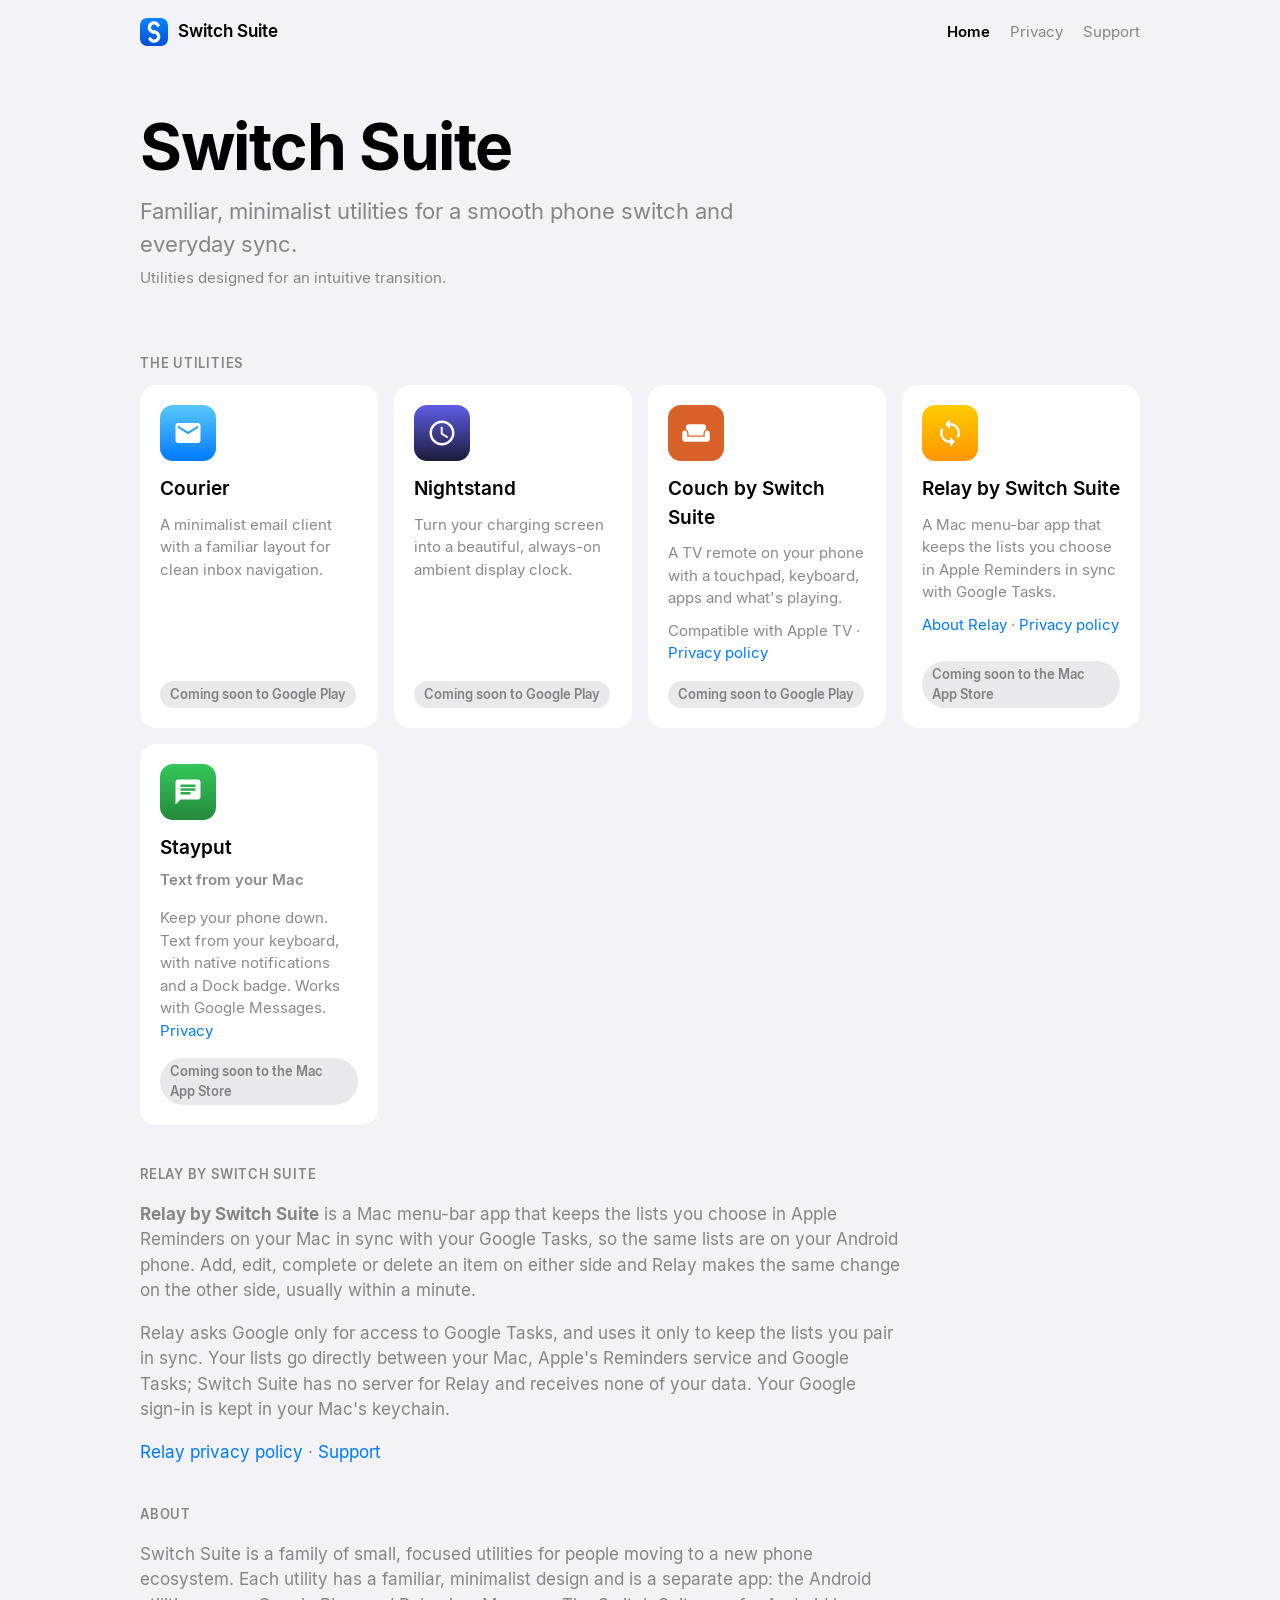
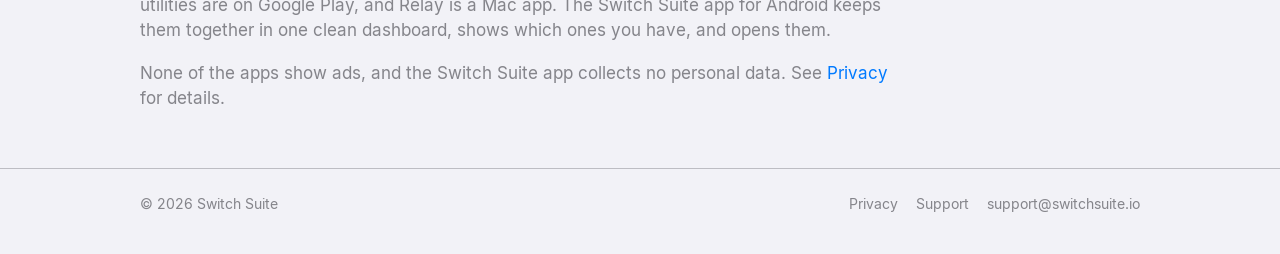
<file: index.html>
<!doctype html>
<html lang="en">
<head>
<meta charset="utf-8">
<meta name="viewport" content="width=device-width, initial-scale=1">
<title>Switch Suite</title>
<meta name="description" content="Familiar, minimalist utilities for a smooth phone switch and everyday sync.">
<meta name="color-scheme" content="light dark">
<meta name="theme-color" content="#F2F2F7" media="(prefers-color-scheme: light)">
<meta name="theme-color" content="#000000" media="(prefers-color-scheme: dark)">
<link rel="icon" href="favicon.svg" type="image/svg+xml">
<link rel="icon" href="favicon-32.png" type="image/png" sizes="32x32">
<link rel="stylesheet" href="assets/style.css">
</head>
<body>
<header class="site-header">
  <div class="wrap">
    <a class="brand" href="./"><img src="assets/icon-192.png" alt="" width="28" height="28">Switch Suite</a>
    <nav class="nav" aria-label="Main"><a href="./" aria-current="page">Home</a><a href="privacy/">Privacy</a><a href="support/">Support</a></nav>
  </div>
</header>
<main class="wrap">
<section class="hero">
  <h1>Switch Suite</h1>
  <p class="lede">Familiar, minimalist utilities for a smooth phone switch and everyday sync.</p>
  <p class="tagline">Utilities designed for an intuitive transition.</p>
</section>
<h2 class="section-title">The utilities</h2>
<section class="grid" aria-label="Switch Suite utilities">
  <article class="card">
    <div class="icon icon-courier" aria-hidden="true"><svg viewBox="0 0 24 24"><path d="M20,4H4c-1.1,0 -1.99,0.9 -1.99,2L2,18c0,1.1 0.9,2 2,2h16c1.1,0 2,-0.9 2,-2V6c0,-1.1 -0.9,-2 -2,-2zM20,8l-8,5 -8,-5V6l8,5 8,-5v2z"/></svg></div>
    <h3>Courier</h3>
    <p>A minimalist email client with a familiar layout for clean inbox navigation.</p>
    <span class="status">Coming soon to Google Play</span>
  </article>
  <article class="card">
    <div class="icon icon-nightstand" aria-hidden="true"><svg viewBox="0 0 24 24"><path d="M11.99,2C6.47,2 2,6.48 2,12s4.47,10 9.99,10C17.52,22 22,17.52 22,12S17.52,2 11.99,2zM12,20c-4.42,0 -8,-3.58 -8,-8s3.58,-8 8,-8 8,3.58 8,8 -3.58,8 -8,8zM12.5,7H11v6l5.25,3.15 0.75,-1.23 -4.5,-2.67z"/></svg></div>
    <h3>Nightstand</h3>
    <p>Turn your charging screen into a beautiful, always-on ambient display clock.</p>
    <span class="status">Coming soon to Google Play</span>
  </article>
  <article class="card">
    <div class="icon icon-couch" aria-hidden="true"><svg viewBox="0 0 24 24"><path d="M21,10c-1.1,0 -2,0.9 -2,2v3H5v-3c0,-1.1 -0.9,-2 -2,-2s-2,0.9 -2,2v5c0,1.1 0.9,2 2,2h18c1.1,0 2,-0.9 2,-2v-5C23,10.9 22.1,10 21,10zM18,5H6C4.9,5 4,5.9 4,7v2.15c1.16,0.41 2,1.51 2,2.82V14h12v-2.03c0,-1.3 0.84,-2.4 2,-2.82V7C20,5.9 19.1,5 18,5z"/></svg></div>
    <h3>Couch by Switch Suite</h3>
    <p>A TV remote on your phone with a touchpad, keyboard, apps and what&#x27;s playing.</p>
    <p>Compatible with Apple TV · <a href="privacy/couch/">Privacy policy</a></p>
    <span class="status">Coming soon to Google Play</span>
  </article>
  <article class="card" id="relay-card">
    <div class="icon icon-relay" aria-hidden="true"><svg viewBox="0 0 24 24"><path d="M12,4V1L8,5l4,4V6c3.31,0 6,2.69 6,6 0,1.01 -0.25,1.97 -0.7,2.8l1.46,1.46C19.54,15.03 20,13.57 20,12c0,-4.42 -3.58,-8 -8,-8zM12,18c-3.31,0 -6,-2.69 -6,-6 0,-1.01 0.25,-1.97 0.7,-2.8L5.24,7.74C4.46,8.97 4,10.43 4,12c0,4.42 3.58,8 8,8v3l4,-4 -4,-4v3z"/></svg></div>
    <h3>Relay by Switch Suite</h3>
    <p>A Mac menu-bar app that keeps the lists you choose in Apple Reminders in sync with Google Tasks.</p>
    <p><a href="#relay">About Relay</a> · <a href="privacy/relay/">Privacy policy</a></p>
    <span class="status">Coming soon to the Mac App Store</span>
  </article>
  <article class="card">
    <div class="icon icon-stayput" aria-hidden="true"><svg viewBox="0 0 24 24"><path d="M20,2H4c-1.1,0 -1.99,0.9 -1.99,2L2,22l4,-4h14c1.1,0 2,-0.9 2,-2V4c0,-1.1 -0.9,-2 -2,-2zM6,9h12v2H6V9zM14,14H6v-2h8v2zM18,8H6V6h12v2z"/></svg></div>
    <h3>Stayput</h3>
    <p class="subtitle">Text from your Mac</p>
    <p>Keep your phone down. Text from your keyboard, with native notifications and a Dock badge. Works with Google Messages. <a href="privacy/stayput/">Privacy</a></p>
    <span class="status">Coming soon to the Mac App Store</span>
  </article>
</section>
<section class="about" id="relay">
  <h2 class="section-title">Relay by Switch Suite</h2>
  <p><strong>Relay by Switch Suite</strong> is a Mac menu-bar app that keeps the lists you choose in Apple Reminders on your Mac in sync with your Google Tasks, so the same lists are on your Android phone. Add, edit, complete or delete an item on either side and Relay makes the same change on the other side, usually within a minute.</p>
  <p>Relay asks Google only for access to Google Tasks, and uses it only to keep the lists you pair in sync. Your lists go directly between your Mac, Apple's Reminders service and Google Tasks; Switch Suite has no server for Relay and receives none of your data. Your Google sign-in is kept in your Mac's keychain.</p>
  <p><a href="privacy/relay/">Relay privacy policy</a> · <a href="support/">Support</a></p>
</section>
<section class="about">
  <h2 class="section-title">About</h2>
  <p>Switch Suite is a family of small, focused utilities for people moving to a new phone ecosystem. Each utility has a familiar, minimalist design and is a separate app: the Android utilities are on Google Play, and Relay is a Mac app. The Switch Suite app for Android keeps them together in one clean dashboard, shows which ones you have, and opens them.</p>
  <p>None of the apps show ads, and the Switch Suite app collects no personal data. See <a href="privacy/">Privacy</a> for details.</p>
</section>
</main>
<footer class="site-footer">
  <div class="wrap">
    <span>&copy; 2026 Switch Suite</span>
    <nav aria-label="Footer"><a href="privacy/">Privacy</a><a href="support/">Support</a><a href="mailto:support@switchsuite.io">support@switchsuite.io</a></nav>
  </div>
</footer>
</body>
</html>
</file>
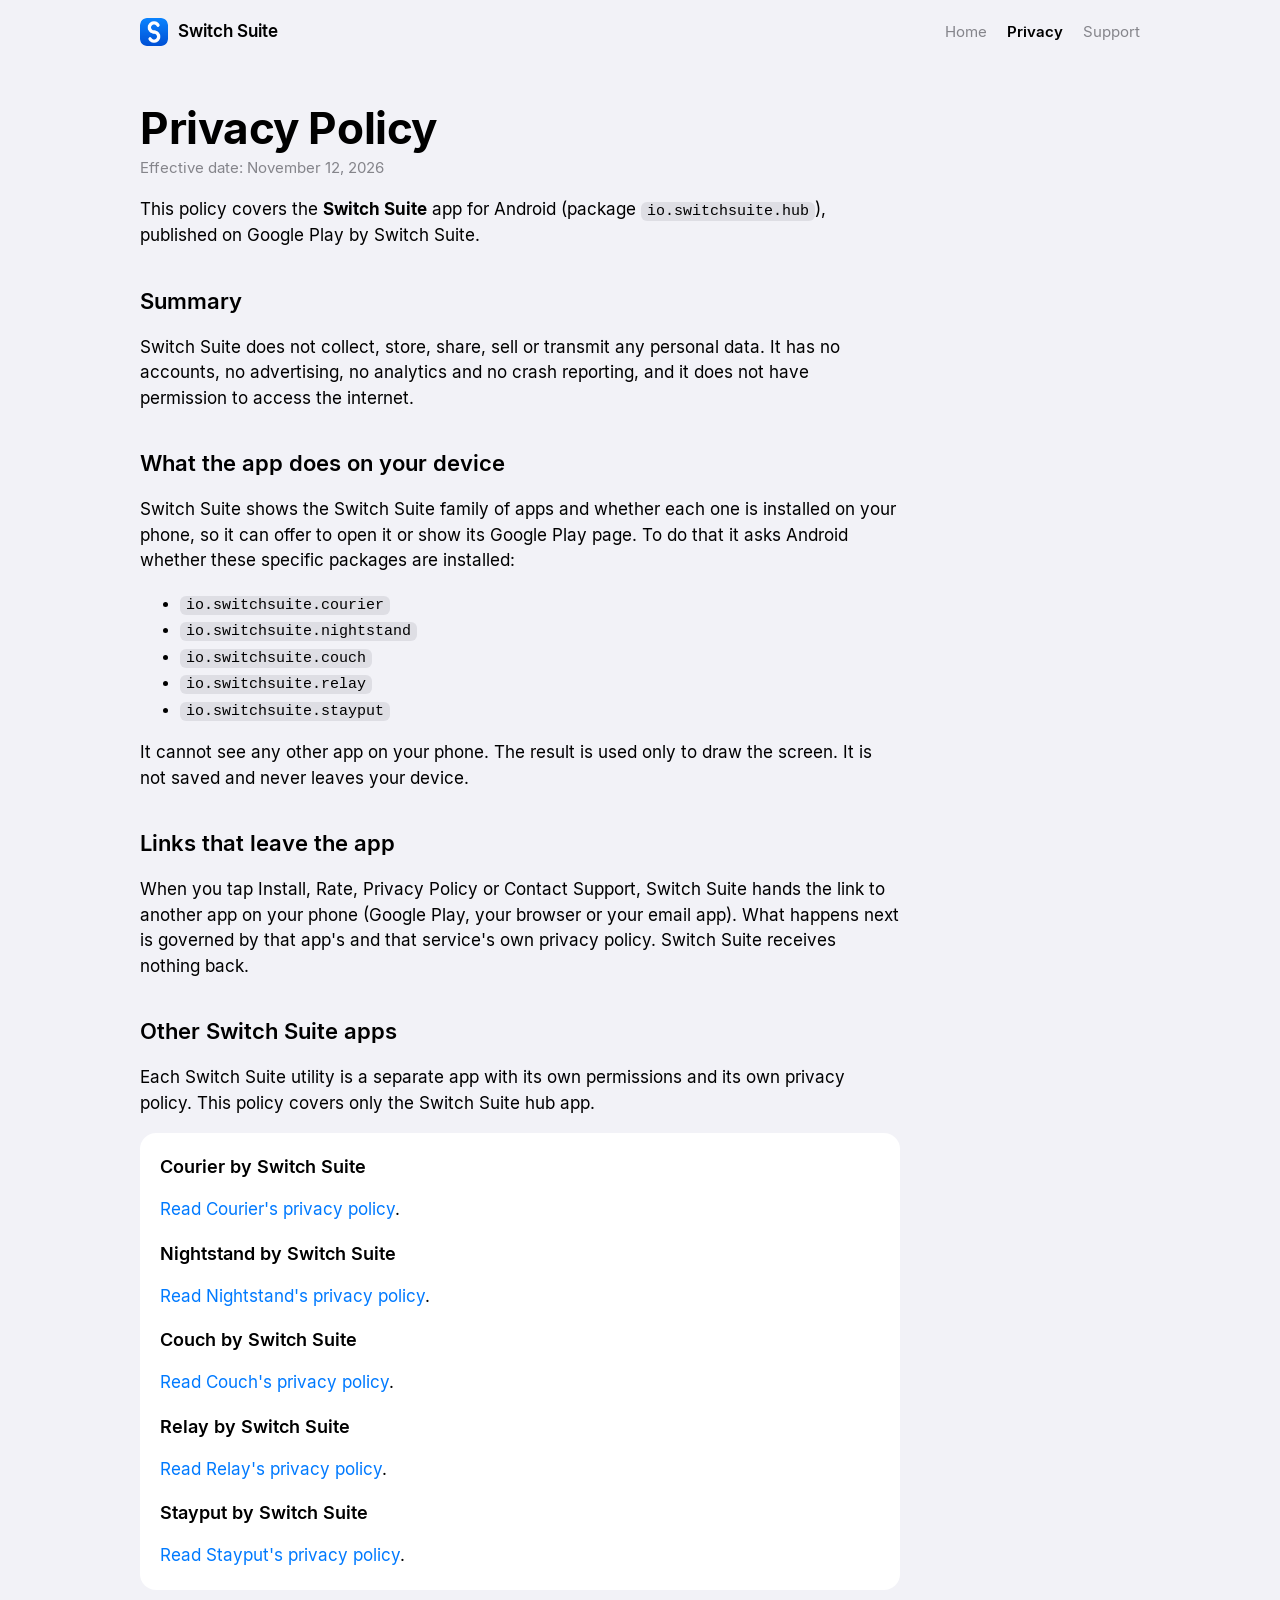
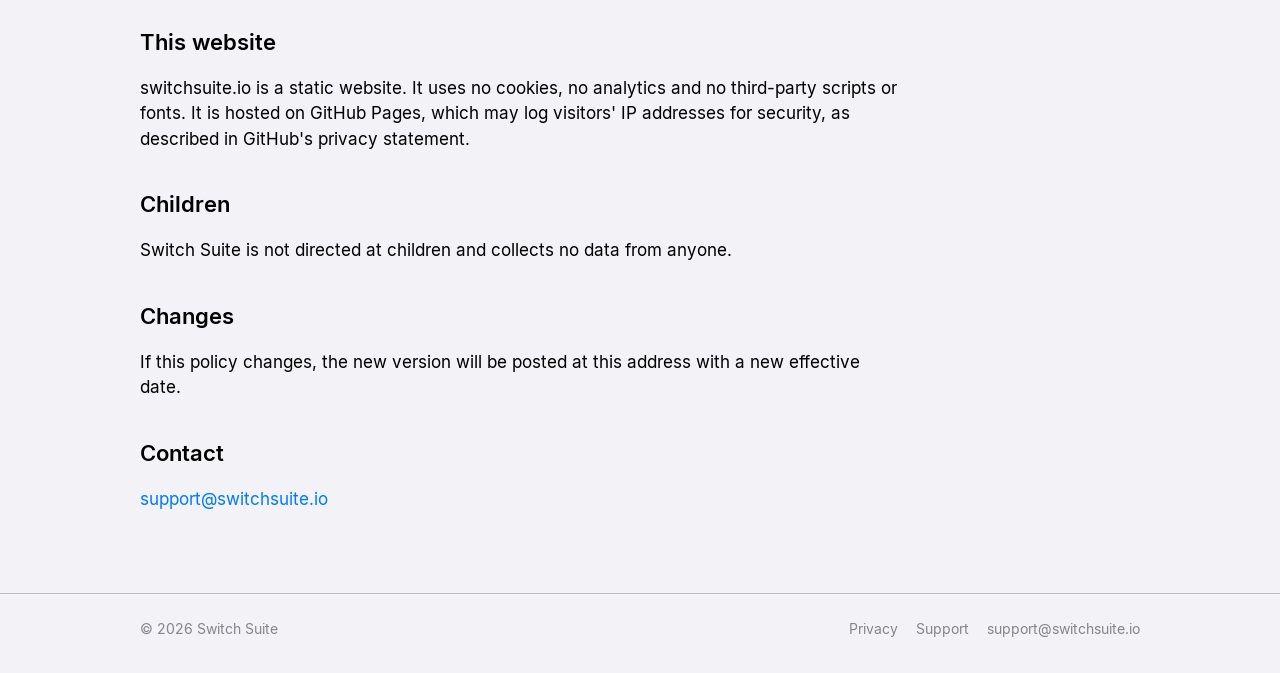
<file: privacy/index.html>
<!doctype html>
<html lang="en">
<head>
<meta charset="utf-8">
<meta name="viewport" content="width=device-width, initial-scale=1">
<title>Privacy Policy · Switch Suite</title>
<meta name="description" content="Privacy policy for the Switch Suite app and its utilities.">
<meta name="color-scheme" content="light dark">
<meta name="theme-color" content="#F2F2F7" media="(prefers-color-scheme: light)">
<meta name="theme-color" content="#000000" media="(prefers-color-scheme: dark)">
<link rel="icon" href="../favicon.svg" type="image/svg+xml">
<link rel="icon" href="../favicon-32.png" type="image/png" sizes="32x32">
<link rel="stylesheet" href="../assets/style.css">
</head>
<body>
<header class="site-header">
  <div class="wrap">
    <a class="brand" href="../"><img src="../assets/icon-192.png" alt="" width="28" height="28">Switch Suite</a>
    <nav class="nav" aria-label="Main"><a href="../">Home</a><a href="../privacy/" aria-current="page">Privacy</a><a href="../support/">Support</a></nav>
  </div>
</header>
<main class="wrap">
<article class="page">
<h1>Privacy Policy</h1>
<p class="meta">Effective date: November 12, 2026</p>

<p>This policy covers the <strong>Switch Suite</strong> app for Android (package <code>io.switchsuite.hub</code>), published on Google Play by Switch Suite.</p>

<h2>Summary</h2>
<p>Switch Suite does not collect, store, share, sell or transmit any personal data. It has no accounts, no advertising, no analytics and no crash reporting, and it does not have permission to access the internet.</p>

<h2>What the app does on your device</h2>
<p>Switch Suite shows the Switch Suite family of apps and whether each one is installed on your phone, so it can offer to open it or show its Google Play page. To do that it asks Android whether these specific packages are installed:</p>
<ul>
  <li><code>io.switchsuite.courier</code></li>
  <li><code>io.switchsuite.nightstand</code></li>
  <li><code>io.switchsuite.couch</code></li>
  <li><code>io.switchsuite.relay</code></li>
  <li><code>io.switchsuite.stayput</code></li>
</ul>
<p>It cannot see any other app on your phone. The result is used only to draw the screen. It is not saved and never leaves your device.</p>

<h2>Links that leave the app</h2>
<p>When you tap Install, Rate, Privacy Policy or Contact Support, Switch Suite hands the link to another app on your phone (Google Play, your browser or your email app). What happens next is governed by that app's and that service's own privacy policy. Switch Suite receives nothing back.</p>

<h2>Other Switch Suite apps</h2>
<p>Each Switch Suite utility is a separate app with its own permissions and its own privacy policy. This policy covers only the Switch Suite hub app.</p>
<div class="panel">
  <h3>Courier by Switch Suite</h3>
  <p><a href="courier/">Read Courier's privacy policy</a>.</p>
  <h3>Nightstand by Switch Suite</h3>
  <p><a href="nightstand/">Read Nightstand's privacy policy</a>.</p>
  <h3>Couch by Switch Suite</h3>
  <p><a href="couch/">Read Couch's privacy policy</a>.</p>
  <h3>Relay by Switch Suite</h3>
  <p><a href="relay/">Read Relay's privacy policy</a>.</p>
  <h3>Stayput by Switch Suite</h3>
  <p><a href="stayput/">Read Stayput's privacy policy</a>.</p>
</div>

<h2>This website</h2>
<p>switchsuite.io is a static website. It uses no cookies, no analytics and no third-party scripts or fonts. It is hosted on GitHub Pages, which may log visitors' IP addresses for security, as described in GitHub's privacy statement.</p>

<h2>Children</h2>
<p>Switch Suite is not directed at children and collects no data from anyone.</p>

<h2>Changes</h2>
<p>If this policy changes, the new version will be posted at this address with a new effective date.</p>

<h2>Contact</h2>
<p><a href="mailto:support@switchsuite.io">support@switchsuite.io</a></p>
</article>
</main>
<footer class="site-footer">
  <div class="wrap">
    <span>&copy; 2026 Switch Suite</span>
    <nav aria-label="Footer"><a href="../privacy/">Privacy</a><a href="../support/">Support</a><a href="mailto:support@switchsuite.io">support@switchsuite.io</a></nav>
  </div>
</footer>
</body>
</html>
</file>
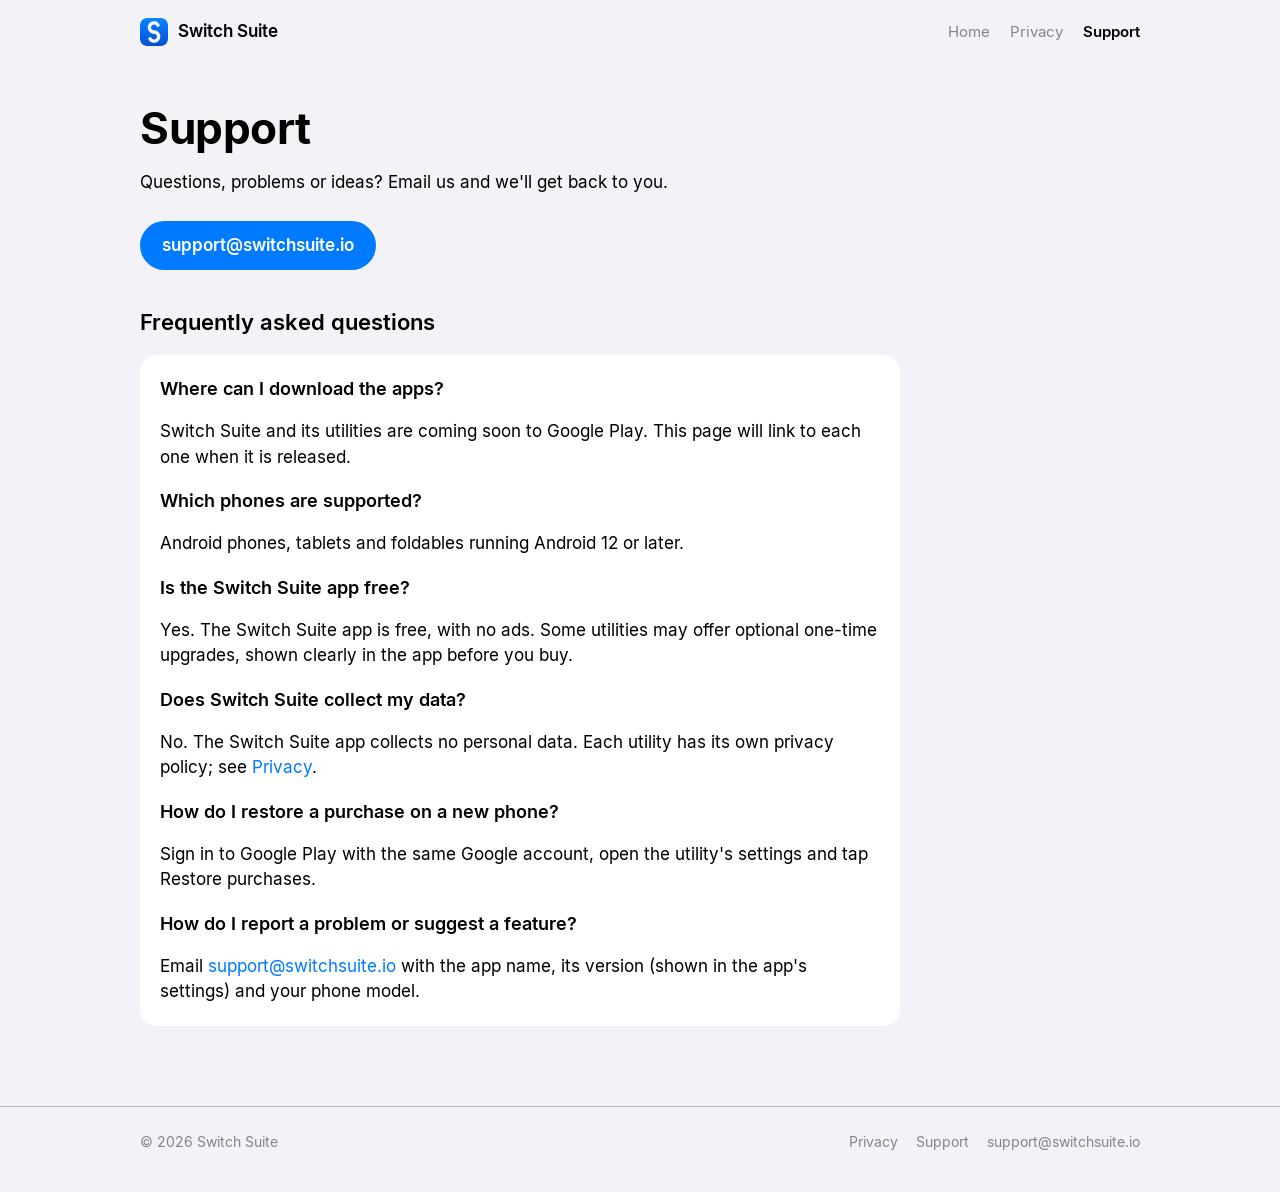
<file: support/index.html>
<!doctype html>
<html lang="en">
<head>
<meta charset="utf-8">
<meta name="viewport" content="width=device-width, initial-scale=1">
<title>Support · Switch Suite</title>
<meta name="description" content="Contact Switch Suite support and read common questions.">
<meta name="color-scheme" content="light dark">
<meta name="theme-color" content="#F2F2F7" media="(prefers-color-scheme: light)">
<meta name="theme-color" content="#000000" media="(prefers-color-scheme: dark)">
<link rel="icon" href="../favicon.svg" type="image/svg+xml">
<link rel="icon" href="../favicon-32.png" type="image/png" sizes="32x32">
<link rel="stylesheet" href="../assets/style.css">
</head>
<body>
<header class="site-header">
  <div class="wrap">
    <a class="brand" href="../"><img src="../assets/icon-192.png" alt="" width="28" height="28">Switch Suite</a>
    <nav class="nav" aria-label="Main"><a href="../">Home</a><a href="../privacy/">Privacy</a><a href="../support/" aria-current="page">Support</a></nav>
  </div>
</header>
<main class="wrap">
<article class="page">
<h1>Support</h1>
<p>Questions, problems or ideas? Email us and we'll get back to you.</p>
<a class="contact" href="mailto:support@switchsuite.io">support@switchsuite.io</a>

<h2>Frequently asked questions</h2>
<div class="panel">
  <h3>Where can I download the apps?</h3>
  <p>Switch Suite and its utilities are coming soon to Google Play. This page will link to each one when it is released.</p>
  <h3>Which phones are supported?</h3>
  <p>Android phones, tablets and foldables running Android 12 or later.</p>
  <h3>Is the Switch Suite app free?</h3>
  <p>Yes. The Switch Suite app is free, with no ads. Some utilities may offer optional one-time upgrades, shown clearly in the app before you buy.</p>
  <h3>Does Switch Suite collect my data?</h3>
  <p>No. The Switch Suite app collects no personal data. Each utility has its own privacy policy; see <a href="../privacy/">Privacy</a>.</p>
  <h3>How do I restore a purchase on a new phone?</h3>
  <p>Sign in to Google Play with the same Google account, open the utility's settings and tap Restore purchases.</p>
  <h3>How do I report a problem or suggest a feature?</h3>
  <p>Email <a href="mailto:support@switchsuite.io">support@switchsuite.io</a> with the app name, its version (shown in the app's settings) and your phone model.</p>
</div>
</article>
</main>
<footer class="site-footer">
  <div class="wrap">
    <span>&copy; 2026 Switch Suite</span>
    <nav aria-label="Footer"><a href="../privacy/">Privacy</a><a href="../support/">Support</a><a href="mailto:support@switchsuite.io">support@switchsuite.io</a></nav>
  </div>
</footer>
</body>
</html>
</file>
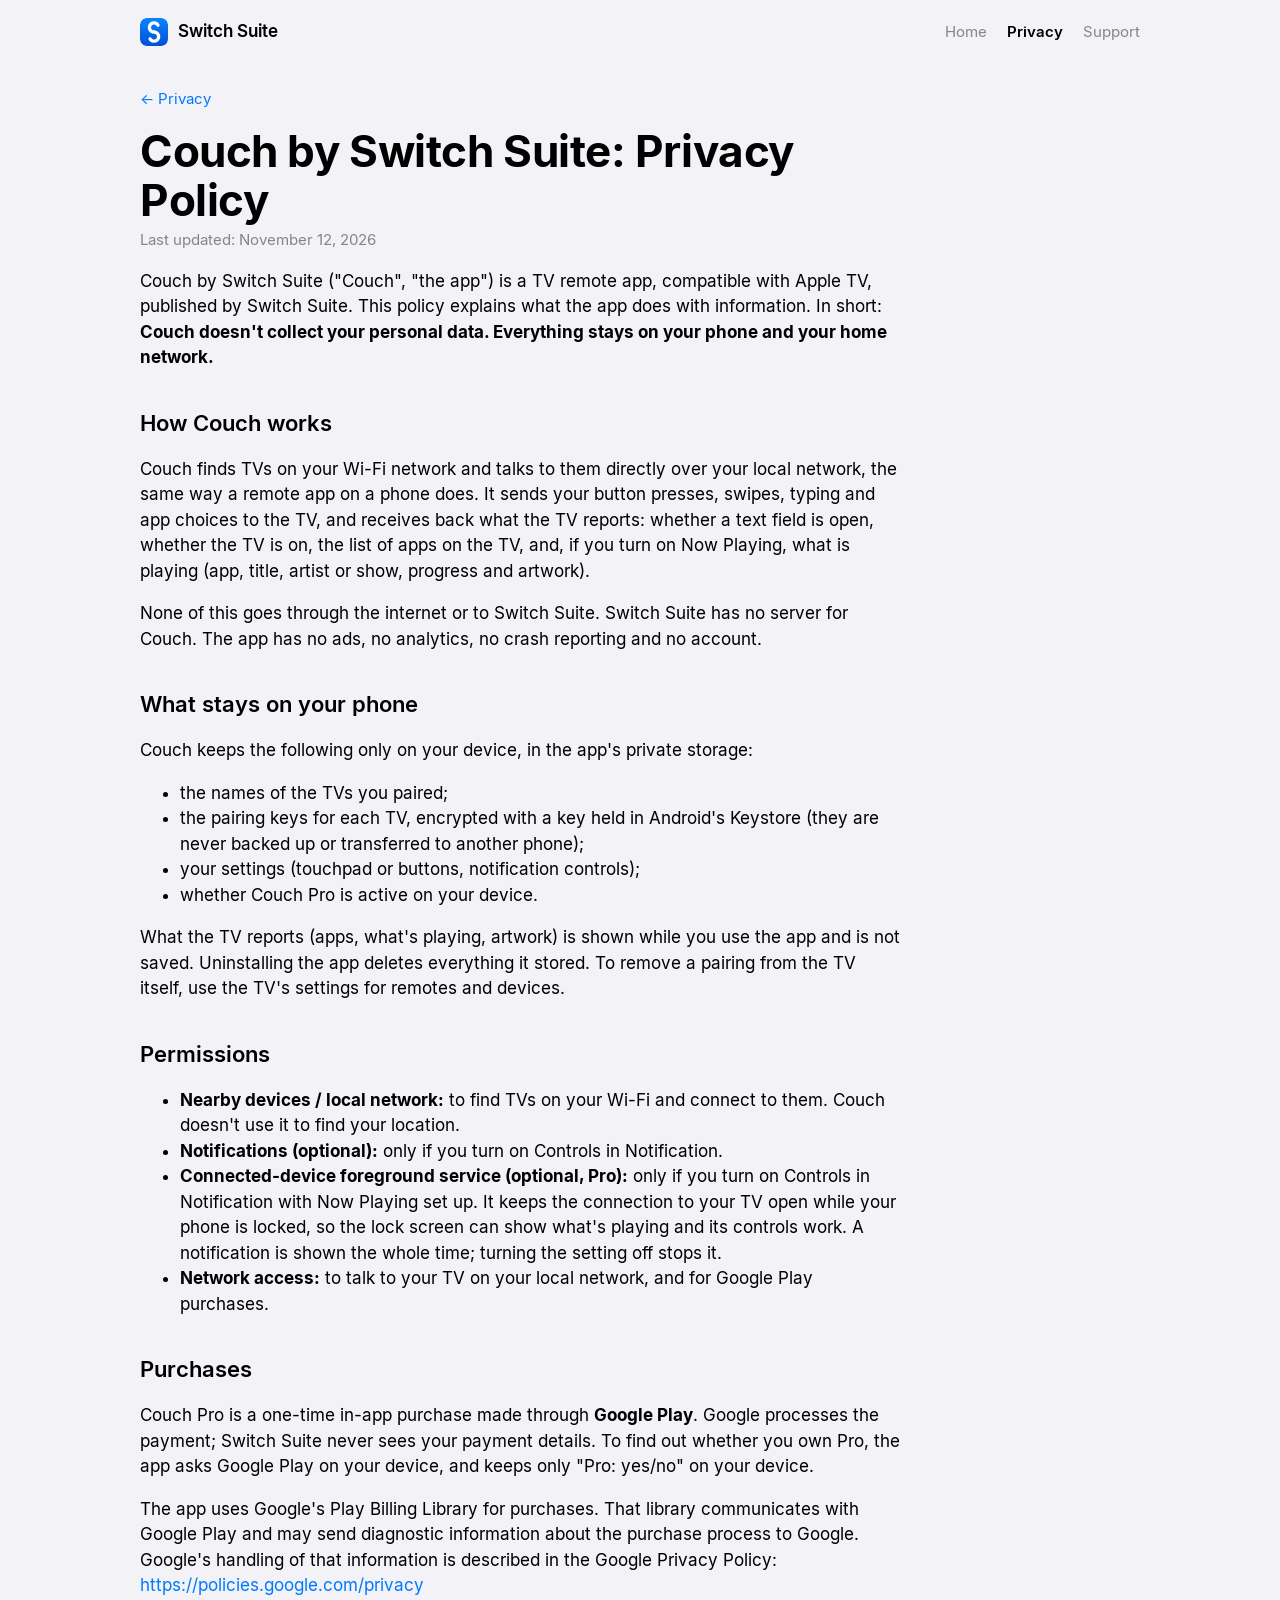
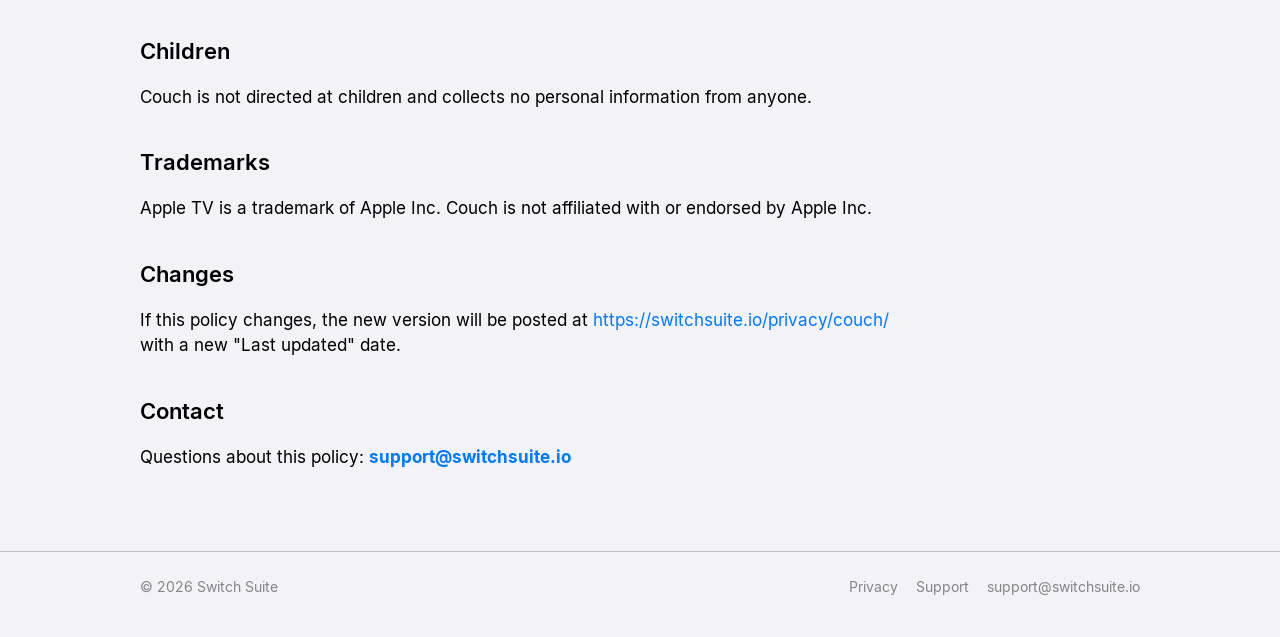
<file: privacy/couch/index.html>
<!doctype html>
<html lang="en">
<head>
<meta charset="utf-8">
<meta name="viewport" content="width=device-width, initial-scale=1">
<title>Couch Privacy Policy · Switch Suite</title>
<meta name="description" content="Privacy policy for Couch by Switch Suite.">
<meta name="color-scheme" content="light dark">
<meta name="theme-color" content="#F2F2F7" media="(prefers-color-scheme: light)">
<meta name="theme-color" content="#000000" media="(prefers-color-scheme: dark)">
<link rel="icon" href="../../favicon.svg" type="image/svg+xml">
<link rel="icon" href="../../favicon-32.png" type="image/png" sizes="32x32">
<link rel="stylesheet" href="../../assets/style.css">
</head>
<body>
<header class="site-header">
  <div class="wrap">
    <a class="brand" href="../../"><img src="../../assets/icon-192.png" alt="" width="28" height="28">Switch Suite</a>
    <nav class="nav" aria-label="Main"><a href="../../">Home</a><a href="../../privacy/" aria-current="page">Privacy</a><a href="../../support/">Support</a></nav>
  </div>
</header>
<main class="wrap">
<article class="page">
<p class="meta"><a href="../">&larr; Privacy</a></p>
<h1>Couch by Switch Suite: Privacy Policy</h1>
<p class="meta">Last updated: November 12, 2026</p>
<p>Couch by Switch Suite ("Couch", "the app") is a TV remote app, compatible with Apple TV, published by Switch Suite. This policy explains what the app does with information. In short: <strong>Couch doesn't collect your personal data. Everything stays on your phone and your home network.</strong></p>
<h2>How Couch works</h2>
<p>Couch finds TVs on your Wi-Fi network and talks to them directly over your local network, the same way a remote app on a phone does. It sends your button presses, swipes, typing and app choices to the TV, and receives back what the TV reports: whether a text field is open, whether the TV is on, the list of apps on the TV, and, if you turn on Now Playing, what is playing (app, title, artist or show, progress and artwork).</p>
<p>None of this goes through the internet or to Switch Suite. Switch Suite has no server for Couch. The app has no ads, no analytics, no crash reporting and no account.</p>
<h2>What stays on your phone</h2>
<p>Couch keeps the following only on your device, in the app's private storage:</p>
<ul>
  <li>the names of the TVs you paired;</li>
  <li>the pairing keys for each TV, encrypted with a key held in Android's Keystore (they are never backed up or transferred to another phone);</li>
  <li>your settings (touchpad or buttons, notification controls);</li>
  <li>whether Couch Pro is active on your device.</li>
</ul>
<p>What the TV reports (apps, what's playing, artwork) is shown while you use the app and is not saved. Uninstalling the app deletes everything it stored. To remove a pairing from the TV itself, use the TV's settings for remotes and devices.</p>
<h2>Permissions</h2>
<ul>
  <li><strong>Nearby devices / local network:</strong> to find TVs on your Wi-Fi and connect to them. Couch doesn't use it to find your location.</li>
  <li><strong>Notifications (optional):</strong> only if you turn on Controls in Notification.</li>
  <li><strong>Connected-device foreground service (optional, Pro):</strong> only if you turn on Controls in Notification with Now Playing set up. It keeps the connection to your TV open while your phone is locked, so the lock screen can show what's playing and its controls work. A notification is shown the whole time; turning the setting off stops it.</li>
  <li><strong>Network access:</strong> to talk to your TV on your local network, and for Google Play purchases.</li>
</ul>
<h2>Purchases</h2>
<p>Couch Pro is a one-time in-app purchase made through <strong>Google Play</strong>. Google processes the payment; Switch Suite never sees your payment details. To find out whether you own Pro, the app asks Google Play on your device, and keeps only "Pro: yes/no" on your device.</p>
<p>The app uses Google's Play Billing Library for purchases. That library communicates with Google Play and may send diagnostic information about the purchase process to Google. Google's handling of that information is described in the Google Privacy Policy: <a href="https://policies.google.com/privacy">https://policies.google.com/privacy</a></p>
<h2>Children</h2>
<p>Couch is not directed at children and collects no personal information from anyone.</p>
<h2>Trademarks</h2>
<p>Apple TV is a trademark of Apple Inc. Couch is not affiliated with or endorsed by Apple Inc.</p>
<h2>Changes</h2>
<p>If this policy changes, the new version will be posted at <a href="https://switchsuite.io/privacy/couch/">https://switchsuite.io/privacy/couch/</a> with a new "Last updated" date.</p>
<h2>Contact</h2>
<p>Questions about this policy: <strong><a href="mailto:support@switchsuite.io">support@switchsuite.io</a></strong></p>
</article>
</main>
<footer class="site-footer">
  <div class="wrap">
    <span>&copy; 2026 Switch Suite</span>
    <nav aria-label="Footer"><a href="../../privacy/">Privacy</a><a href="../../support/">Support</a><a href="mailto:support@switchsuite.io">support@switchsuite.io</a></nav>
  </div>
</footer>
</body>
</html>
</file>
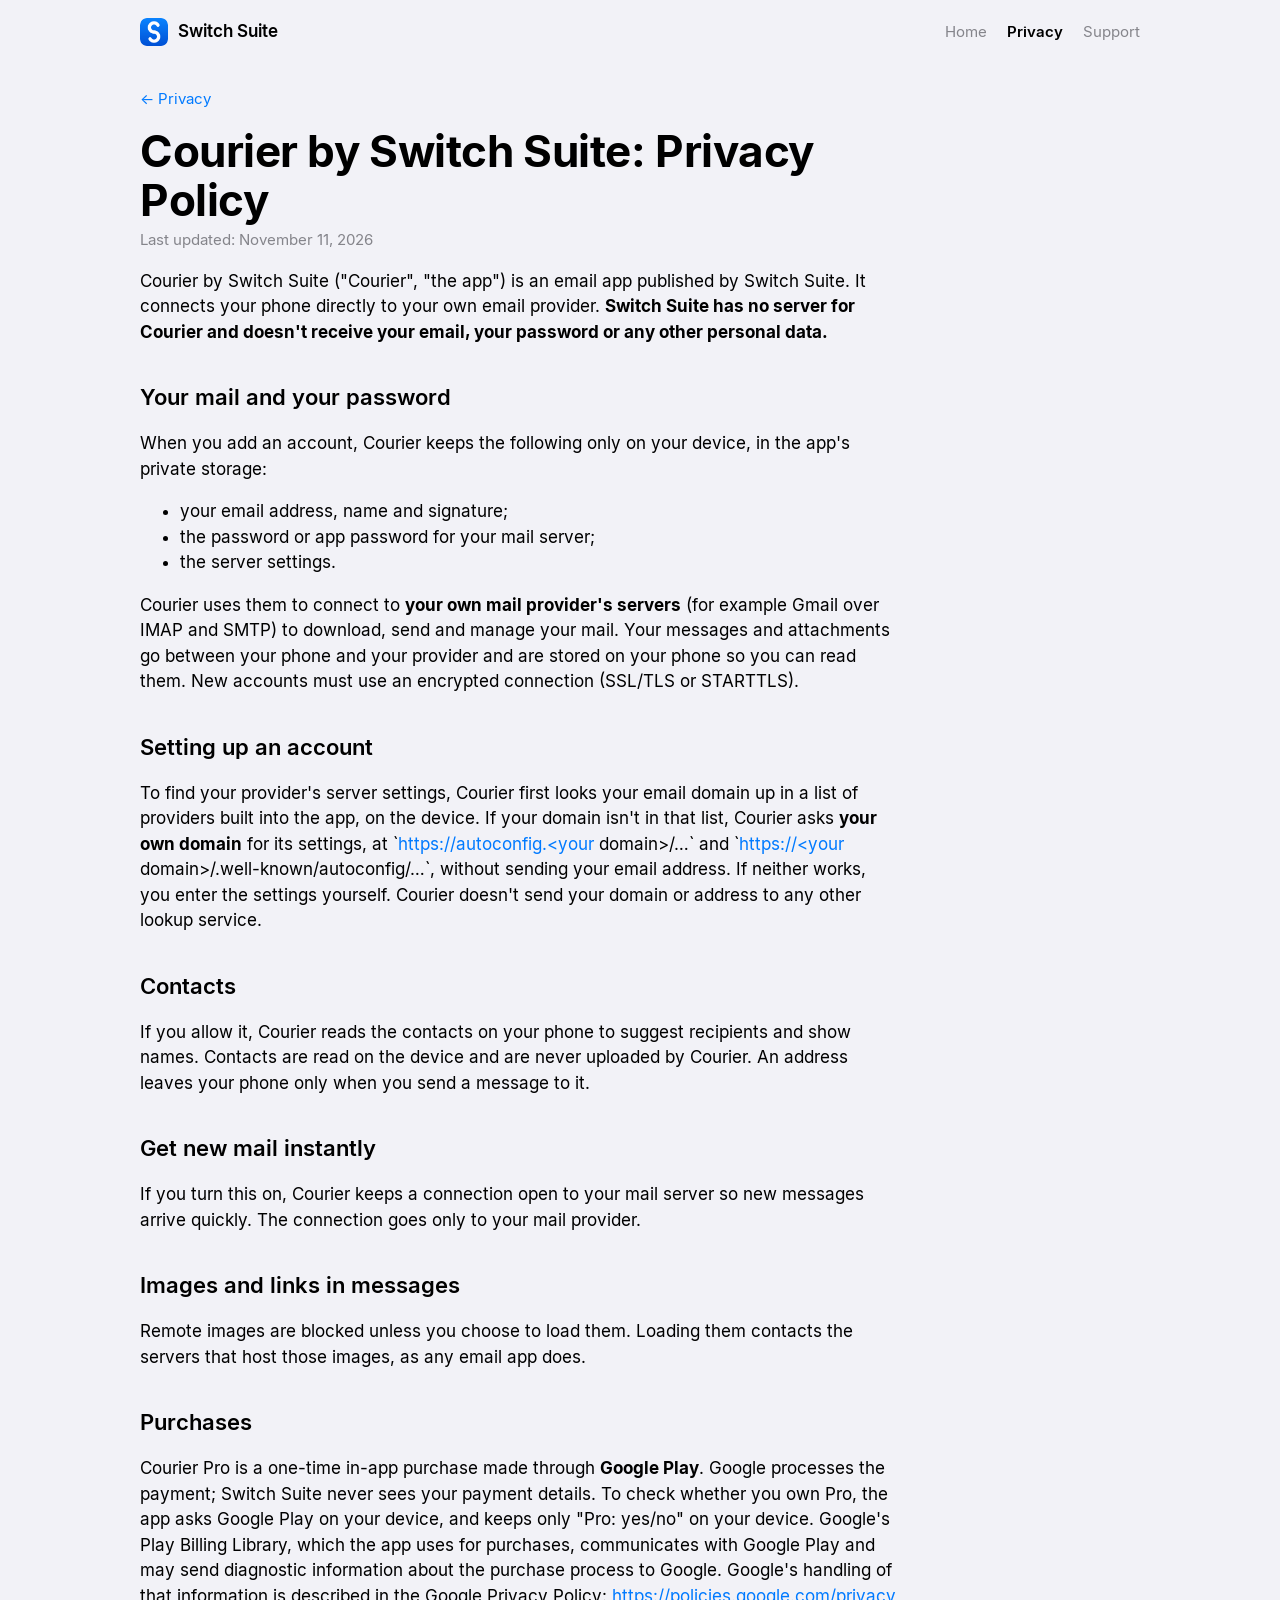
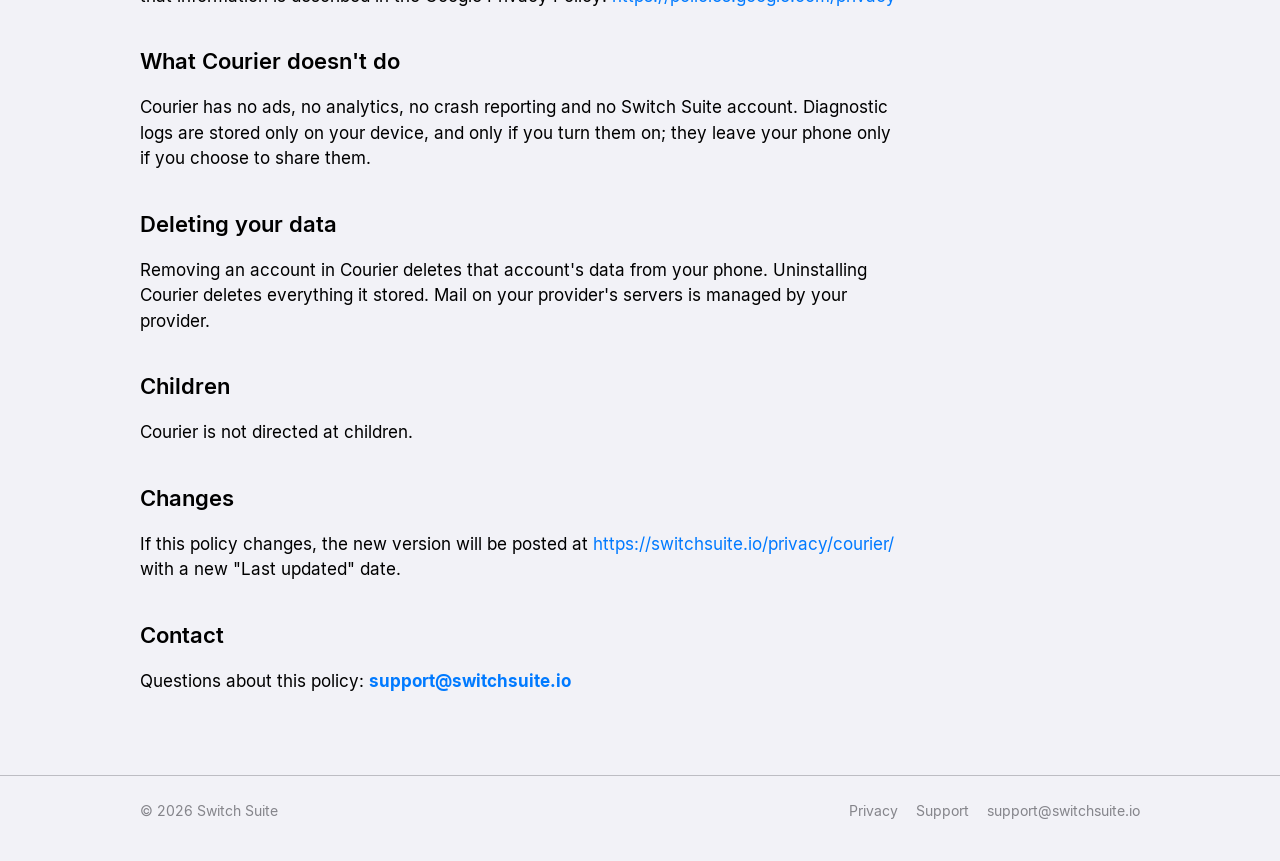
<file: privacy/courier/index.html>
<!doctype html>
<html lang="en">
<head>
<meta charset="utf-8">
<meta name="viewport" content="width=device-width, initial-scale=1">
<title>Courier Privacy Policy · Switch Suite</title>
<meta name="description" content="Privacy policy for Courier by Switch Suite.">
<meta name="color-scheme" content="light dark">
<meta name="theme-color" content="#F2F2F7" media="(prefers-color-scheme: light)">
<meta name="theme-color" content="#000000" media="(prefers-color-scheme: dark)">
<link rel="icon" href="../../favicon.svg" type="image/svg+xml">
<link rel="icon" href="../../favicon-32.png" type="image/png" sizes="32x32">
<link rel="stylesheet" href="../../assets/style.css">
</head>
<body>
<header class="site-header">
  <div class="wrap">
    <a class="brand" href="../../"><img src="../../assets/icon-192.png" alt="" width="28" height="28">Switch Suite</a>
    <nav class="nav" aria-label="Main"><a href="../../">Home</a><a href="../../privacy/" aria-current="page">Privacy</a><a href="../../support/">Support</a></nav>
  </div>
</header>
<main class="wrap">
<article class="page">
<p class="meta"><a href="../">&larr; Privacy</a></p>
<h1>Courier by Switch Suite: Privacy Policy</h1>
<p class="meta">Last updated: November 11, 2026</p>
<p>Courier by Switch Suite ("Courier", "the app") is an email app published by Switch Suite. It connects your phone directly to your own email provider. <strong>Switch Suite has no server for Courier and doesn't receive your email, your password or any other personal data.</strong></p>
<h2>Your mail and your password</h2>
<p>When you add an account, Courier keeps the following only on your device, in the app's private storage:</p>
<ul>
  <li>your email address, name and signature;</li>
  <li>the password or app password for your mail server;</li>
  <li>the server settings.</li>
</ul>
<p>Courier uses them to connect to <strong>your own mail provider's servers</strong> (for example Gmail over IMAP and SMTP) to download, send and manage your mail. Your messages and attachments go between your phone and your provider and are stored on your phone so you can read them. New accounts must use an encrypted connection (SSL/TLS or STARTTLS).</p>
<h2>Setting up an account</h2>
<p>To find your provider's server settings, Courier first looks your email domain up in a list of providers built into the app, on the device. If your domain isn't in that list, Courier asks <strong>your own domain</strong> for its settings, at `<a href="https://autoconfig.&lt;your">https://autoconfig.&lt;your</a> domain&gt;/…` and `<a href="https://&lt;your">https://&lt;your</a> domain&gt;/.well-known/autoconfig/…`, without sending your email address. If neither works, you enter the settings yourself. Courier doesn't send your domain or address to any other lookup service.</p>
<h2>Contacts</h2>
<p>If you allow it, Courier reads the contacts on your phone to suggest recipients and show names. Contacts are read on the device and are never uploaded by Courier. An address leaves your phone only when you send a message to it.</p>
<h2>Get new mail instantly</h2>
<p>If you turn this on, Courier keeps a connection open to your mail server so new messages arrive quickly. The connection goes only to your mail provider.</p>
<h2>Images and links in messages</h2>
<p>Remote images are blocked unless you choose to load them. Loading them contacts the servers that host those images, as any email app does.</p>
<h2>Purchases</h2>
<p>Courier Pro is a one-time in-app purchase made through <strong>Google Play</strong>. Google processes the payment; Switch Suite never sees your payment details. To check whether you own Pro, the app asks Google Play on your device, and keeps only "Pro: yes/no" on your device. Google's Play Billing Library, which the app uses for purchases, communicates with Google Play and may send diagnostic information about the purchase process to Google. Google's handling of that information is described in the Google Privacy Policy: <a href="https://policies.google.com/privacy">https://policies.google.com/privacy</a></p>
<h2>What Courier doesn't do</h2>
<p>Courier has no ads, no analytics, no crash reporting and no Switch Suite account. Diagnostic logs are stored only on your device, and only if you turn them on; they leave your phone only if you choose to share them.</p>
<h2>Deleting your data</h2>
<p>Removing an account in Courier deletes that account's data from your phone. Uninstalling Courier deletes everything it stored. Mail on your provider's servers is managed by your provider.</p>
<h2>Children</h2>
<p>Courier is not directed at children.</p>
<h2>Changes</h2>
<p>If this policy changes, the new version will be posted at <a href="https://switchsuite.io/privacy/courier/">https://switchsuite.io/privacy/courier/</a> with a new "Last updated" date.</p>
<h2>Contact</h2>
<p>Questions about this policy: <strong><a href="mailto:support@switchsuite.io">support@switchsuite.io</a></strong></p>
</article>
</main>
<footer class="site-footer">
  <div class="wrap">
    <span>&copy; 2026 Switch Suite</span>
    <nav aria-label="Footer"><a href="../../privacy/">Privacy</a><a href="../../support/">Support</a><a href="mailto:support@switchsuite.io">support@switchsuite.io</a></nav>
  </div>
</footer>
</body>
</html>
</file>
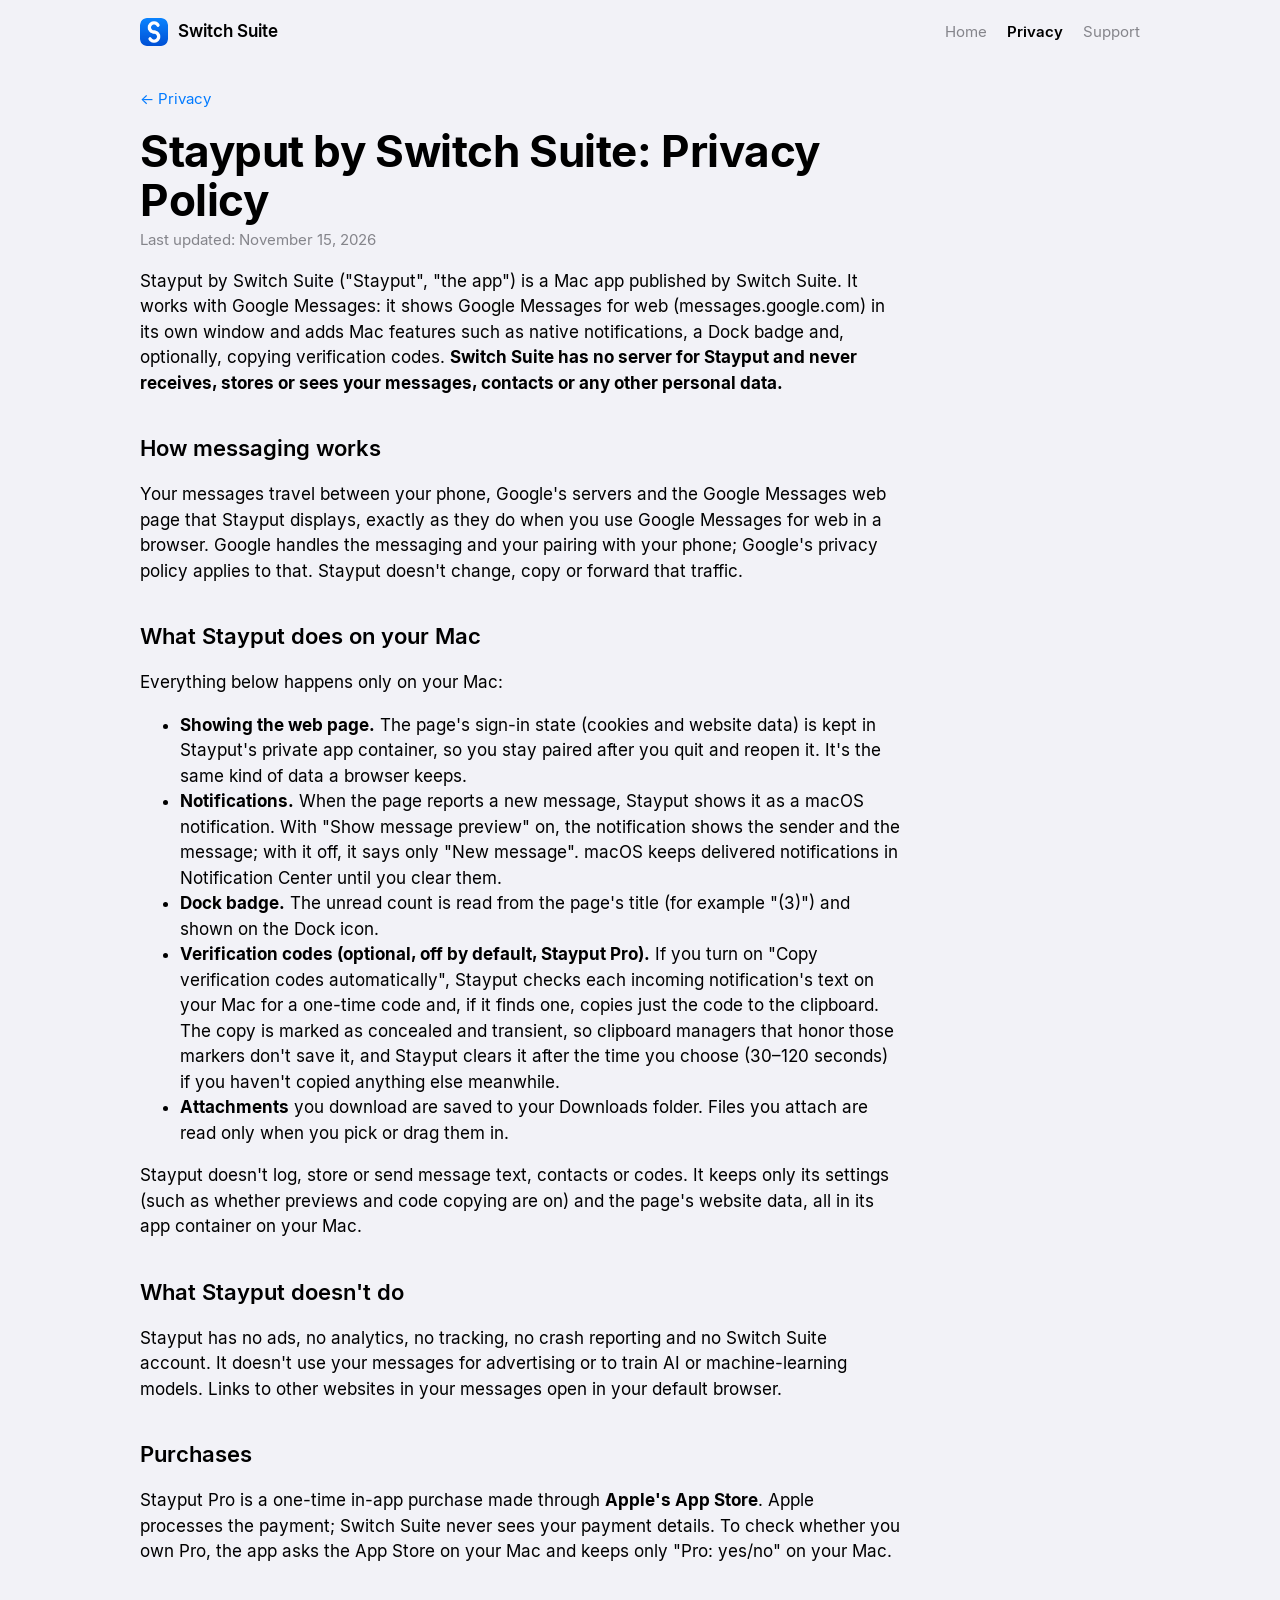
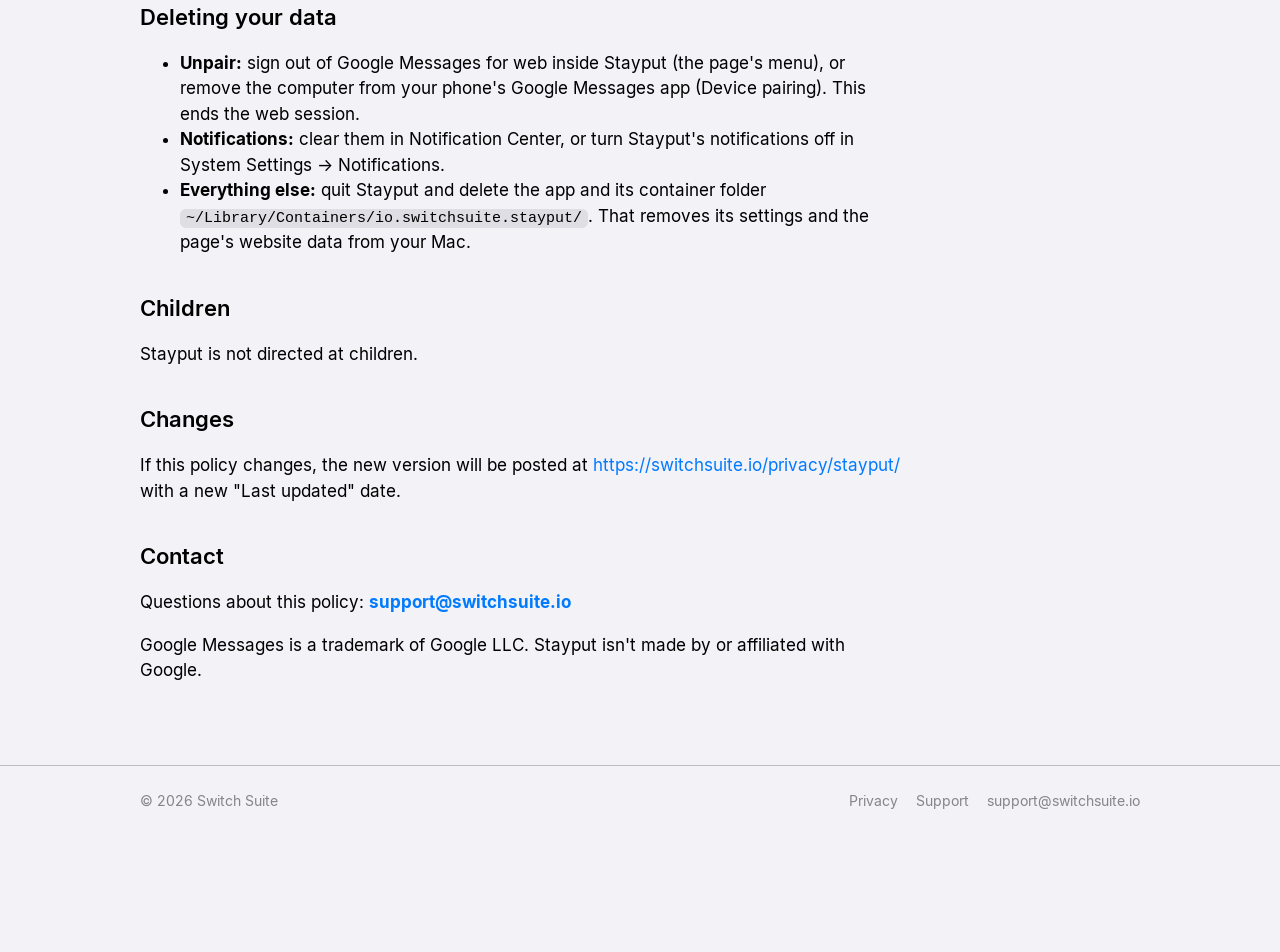
<file: privacy/deskthread/index.html>
<!doctype html>
<html lang="en">
<head>
<meta charset="utf-8">
<meta name="viewport" content="width=device-width, initial-scale=1">
<title>Moved: Stayput Privacy Policy · Switch Suite</title>
<meta name="robots" content="noindex">
<link rel="canonical" href="https://switchsuite.io/privacy/stayput/">
<meta http-equiv="refresh" content="0; url=../stayput/">
<meta name="color-scheme" content="light dark">
<link rel="stylesheet" href="../../assets/style.css">
</head>
<body>
<main class="wrap">
<article class="page">
<h1>This page has moved</h1>
<p>The app formerly called DeskThread is now <strong>Stayput by Switch Suite</strong>. Its privacy policy is at <a href="../stayput/">https://switchsuite.io/privacy/stayput/</a>.</p>
</article>
</main>
</body>
</html>
</file>
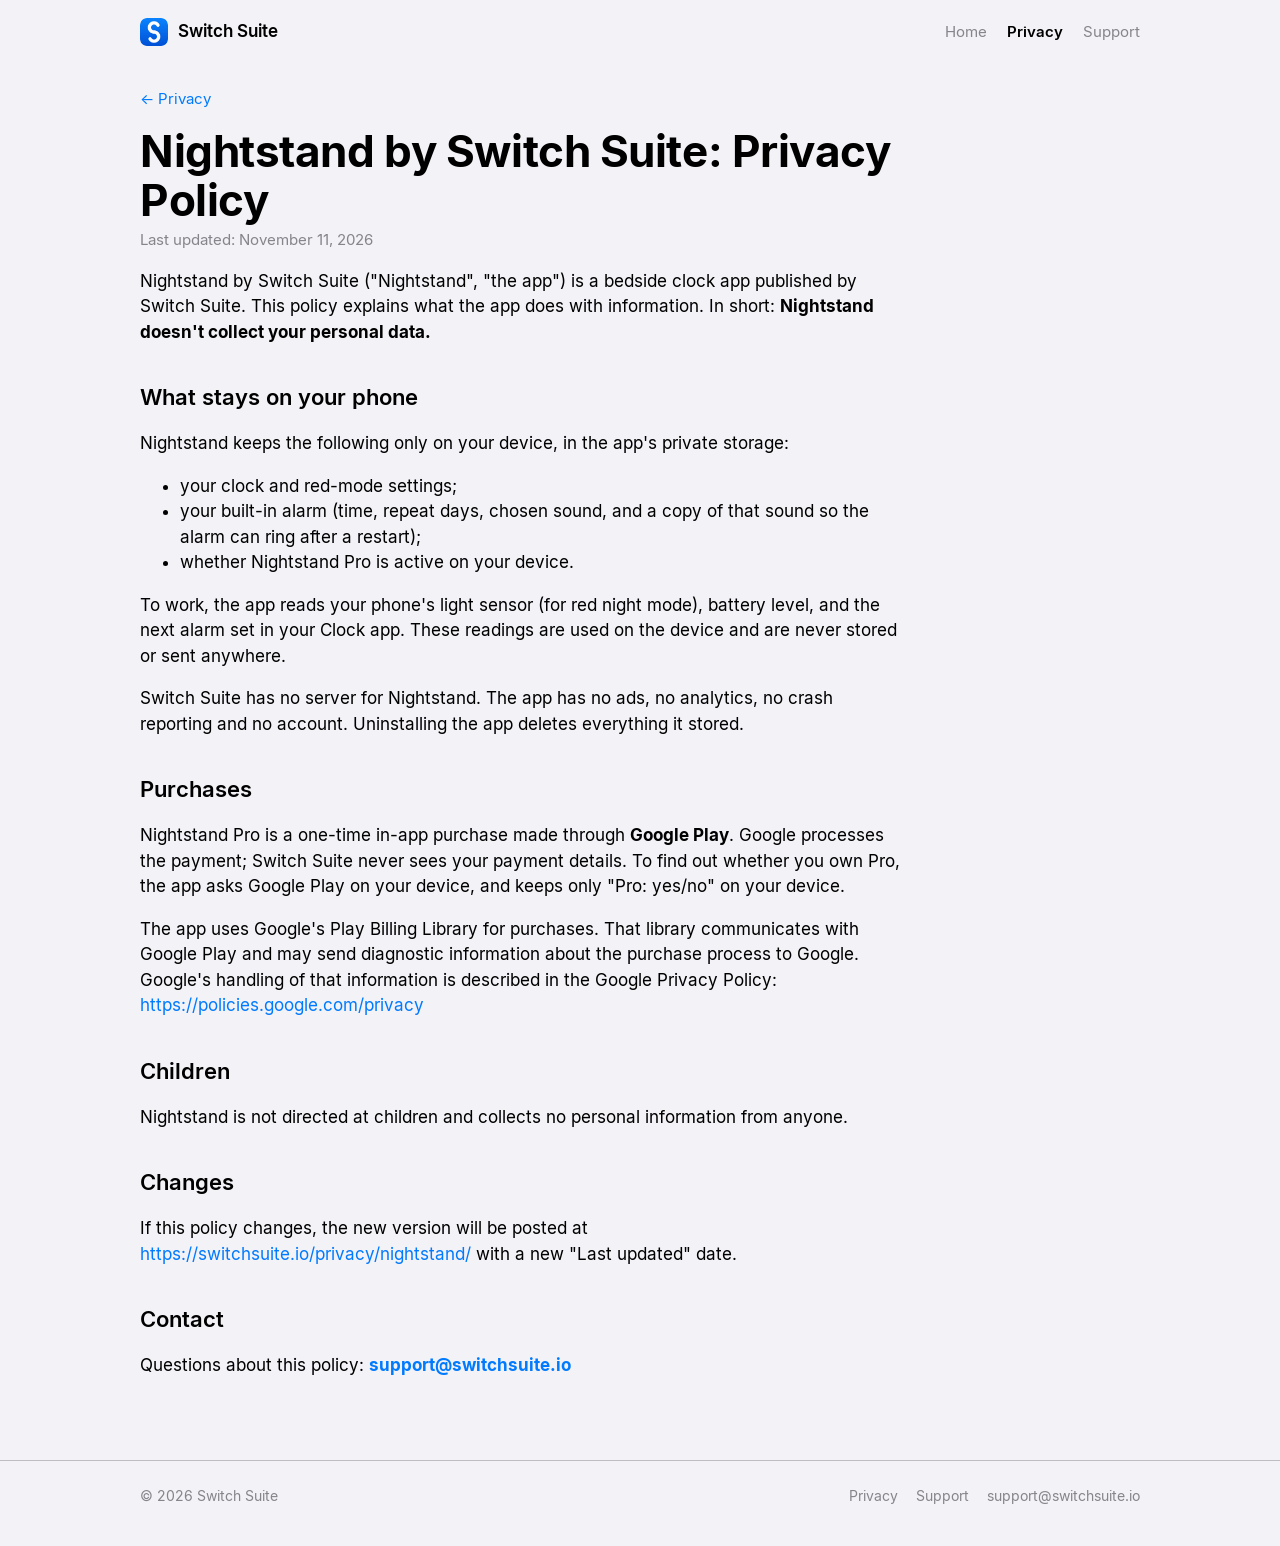
<file: privacy/nightstand/index.html>
<!doctype html>
<html lang="en">
<head>
<meta charset="utf-8">
<meta name="viewport" content="width=device-width, initial-scale=1">
<title>Nightstand Privacy Policy · Switch Suite</title>
<meta name="description" content="Privacy policy for Nightstand by Switch Suite.">
<meta name="color-scheme" content="light dark">
<meta name="theme-color" content="#F2F2F7" media="(prefers-color-scheme: light)">
<meta name="theme-color" content="#000000" media="(prefers-color-scheme: dark)">
<link rel="icon" href="../../favicon.svg" type="image/svg+xml">
<link rel="icon" href="../../favicon-32.png" type="image/png" sizes="32x32">
<link rel="stylesheet" href="../../assets/style.css">
</head>
<body>
<header class="site-header">
  <div class="wrap">
    <a class="brand" href="../../"><img src="../../assets/icon-192.png" alt="" width="28" height="28">Switch Suite</a>
    <nav class="nav" aria-label="Main"><a href="../../">Home</a><a href="../../privacy/" aria-current="page">Privacy</a><a href="../../support/">Support</a></nav>
  </div>
</header>
<main class="wrap">
<article class="page">
<p class="meta"><a href="../">&larr; Privacy</a></p>
<h1>Nightstand by Switch Suite: Privacy Policy</h1>
<p class="meta">Last updated: November 11, 2026</p>
<p>Nightstand by Switch Suite ("Nightstand", "the app") is a bedside clock app published by Switch Suite. This policy explains what the app does with information. In short: <strong>Nightstand doesn't collect your personal data.</strong></p>
<h2>What stays on your phone</h2>
<p>Nightstand keeps the following only on your device, in the app's private storage:</p>
<ul>
  <li>your clock and red-mode settings;</li>
  <li>your built-in alarm (time, repeat days, chosen sound, and a copy of that sound so the alarm can ring after a restart);</li>
  <li>whether Nightstand Pro is active on your device.</li>
</ul>
<p>To work, the app reads your phone's light sensor (for red night mode), battery level, and the next alarm set in your Clock app. These readings are used on the device and are never stored or sent anywhere.</p>
<p>Switch Suite has no server for Nightstand. The app has no ads, no analytics, no crash reporting and no account. Uninstalling the app deletes everything it stored.</p>
<h2>Purchases</h2>
<p>Nightstand Pro is a one-time in-app purchase made through <strong>Google Play</strong>. Google processes the payment; Switch Suite never sees your payment details. To find out whether you own Pro, the app asks Google Play on your device, and keeps only "Pro: yes/no" on your device.</p>
<p>The app uses Google's Play Billing Library for purchases. That library communicates with Google Play and may send diagnostic information about the purchase process to Google. Google's handling of that information is described in the Google Privacy Policy: <a href="https://policies.google.com/privacy">https://policies.google.com/privacy</a></p>
<h2>Children</h2>
<p>Nightstand is not directed at children and collects no personal information from anyone.</p>
<h2>Changes</h2>
<p>If this policy changes, the new version will be posted at <a href="https://switchsuite.io/privacy/nightstand/">https://switchsuite.io/privacy/nightstand/</a> with a new "Last updated" date.</p>
<h2>Contact</h2>
<p>Questions about this policy: <strong><a href="mailto:support@switchsuite.io">support@switchsuite.io</a></strong></p>
</article>
</main>
<footer class="site-footer">
  <div class="wrap">
    <span>&copy; 2026 Switch Suite</span>
    <nav aria-label="Footer"><a href="../../privacy/">Privacy</a><a href="../../support/">Support</a><a href="mailto:support@switchsuite.io">support@switchsuite.io</a></nav>
  </div>
</footer>
</body>
</html>
</file>
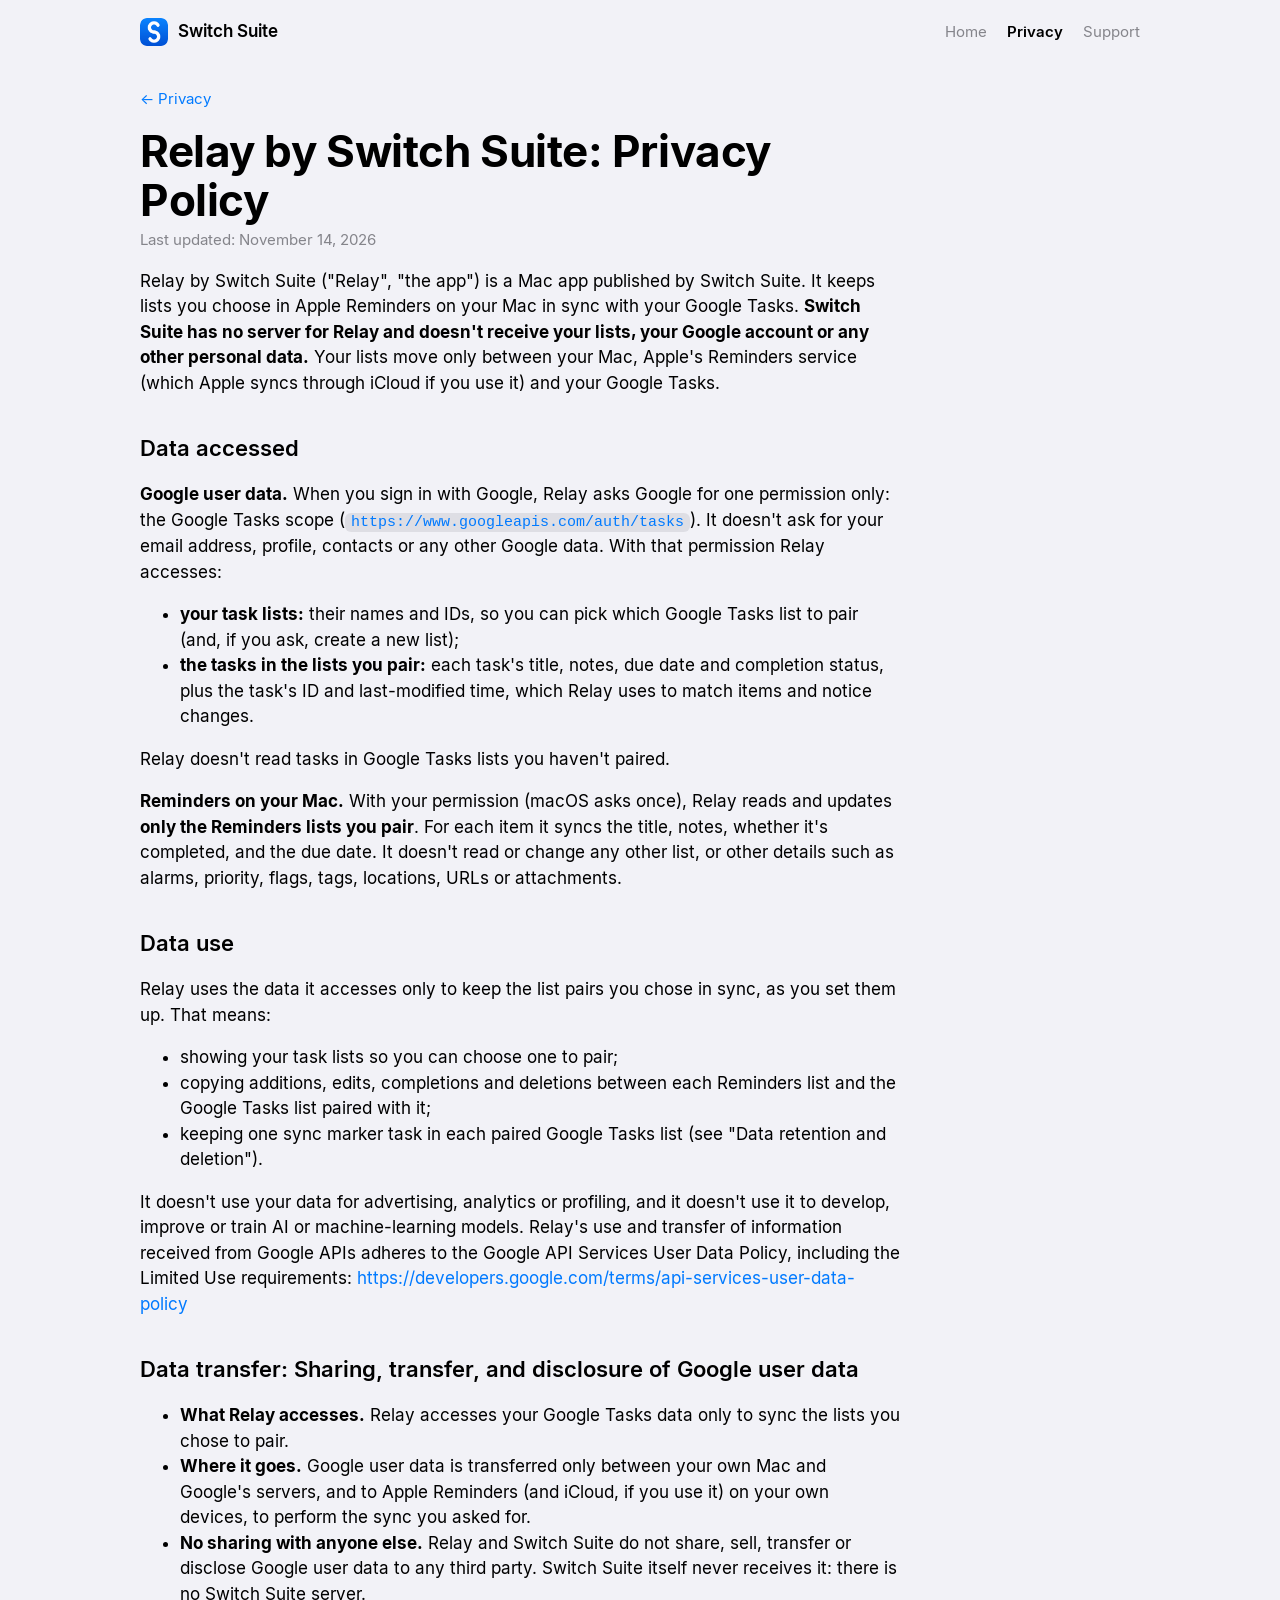
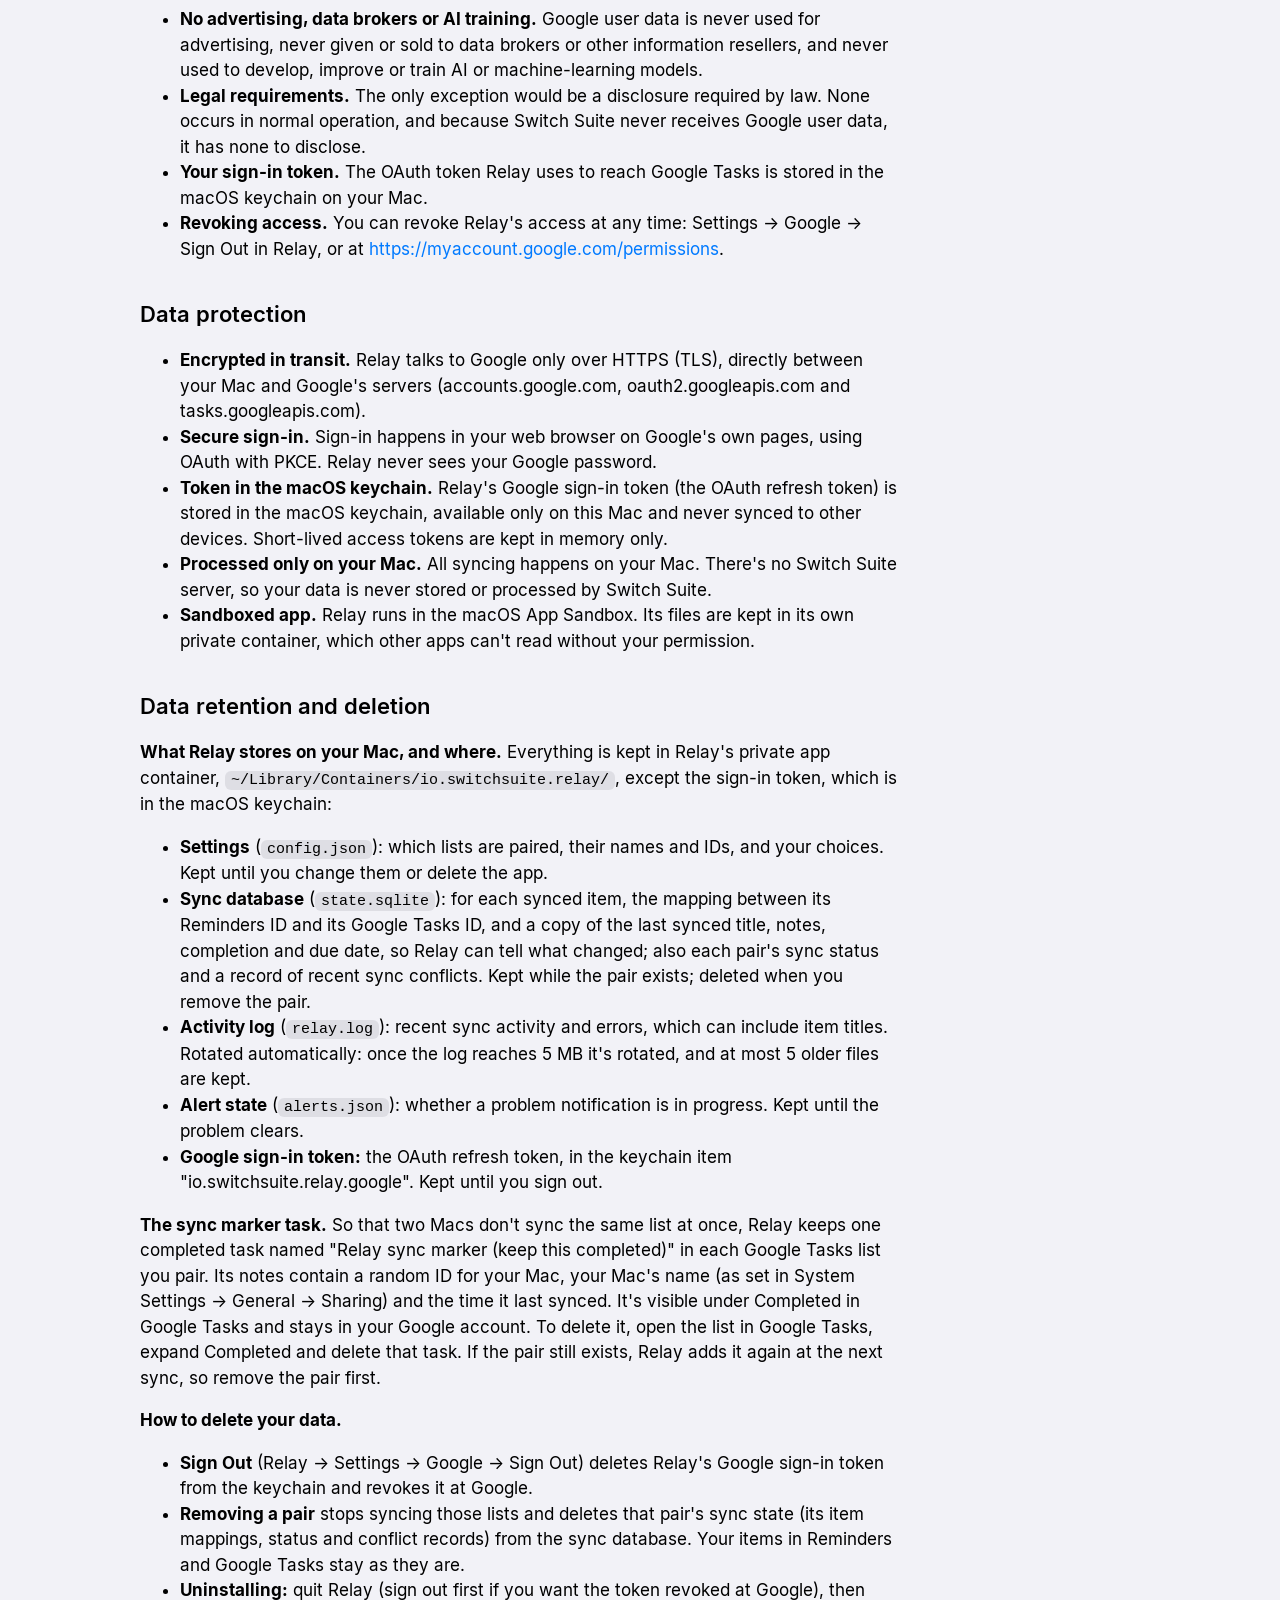
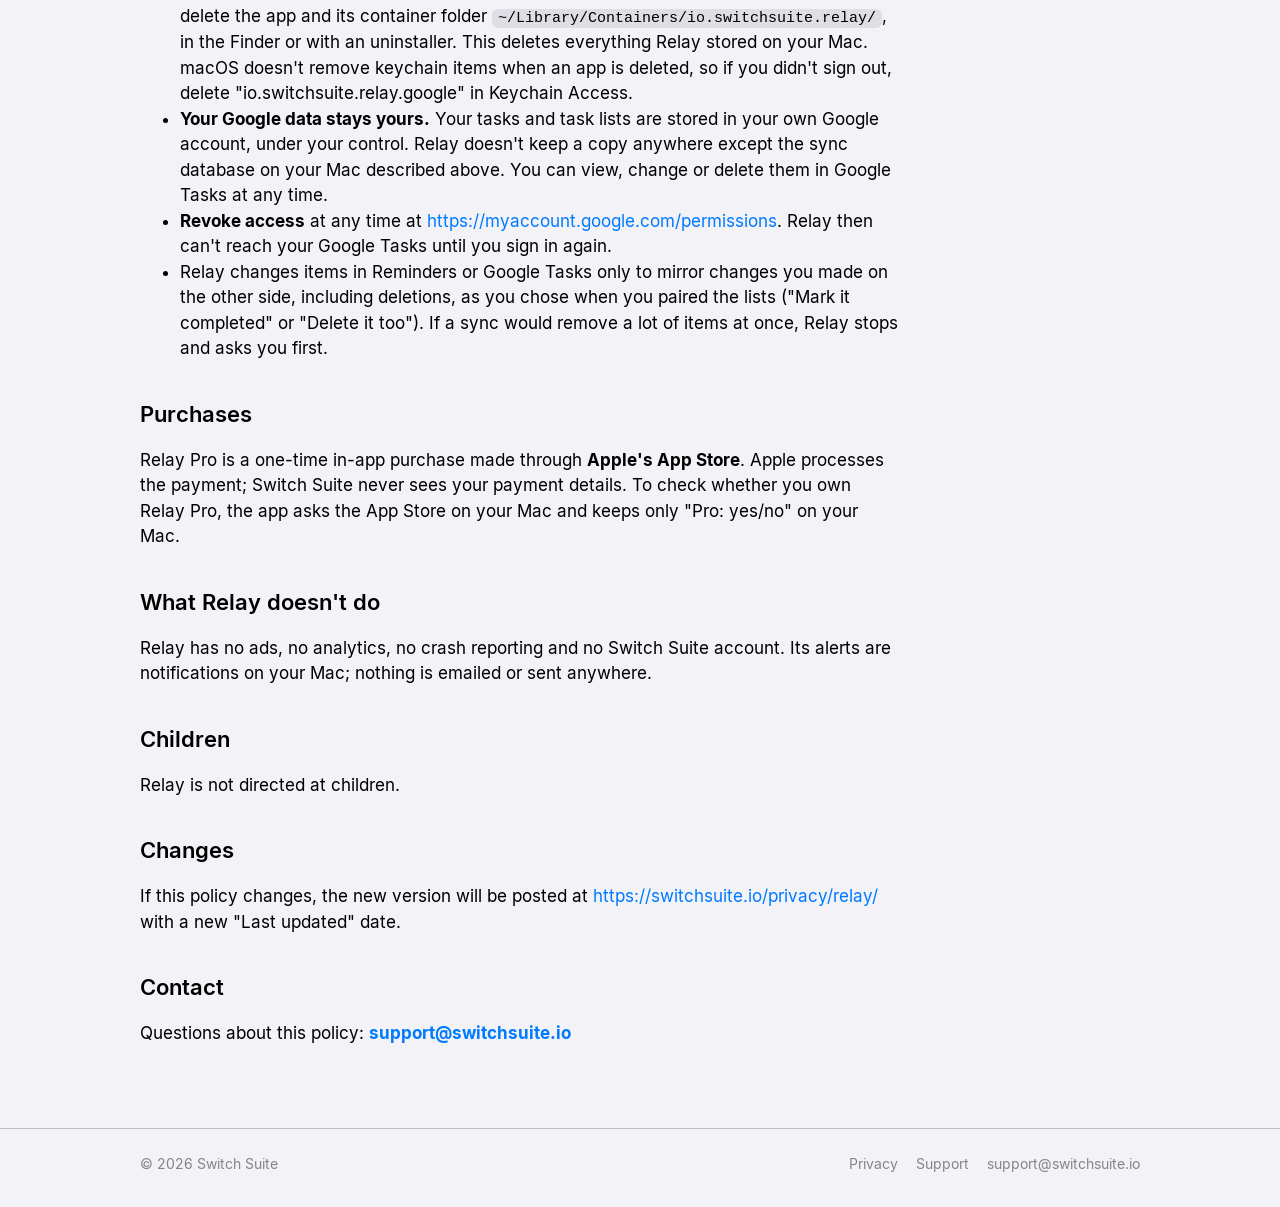
<file: privacy/relay/index.html>
<!doctype html>
<html lang="en">
<head>
<meta charset="utf-8">
<meta name="viewport" content="width=device-width, initial-scale=1">
<title>Relay Privacy Policy · Switch Suite</title>
<meta name="description" content="Privacy policy for Relay by Switch Suite.">
<meta name="color-scheme" content="light dark">
<meta name="theme-color" content="#F2F2F7" media="(prefers-color-scheme: light)">
<meta name="theme-color" content="#000000" media="(prefers-color-scheme: dark)">
<link rel="icon" href="../../favicon.svg" type="image/svg+xml">
<link rel="icon" href="../../favicon-32.png" type="image/png" sizes="32x32">
<link rel="stylesheet" href="../../assets/style.css">
</head>
<body>
<header class="site-header">
  <div class="wrap">
    <a class="brand" href="../../"><img src="../../assets/icon-192.png" alt="" width="28" height="28">Switch Suite</a>
    <nav class="nav" aria-label="Main"><a href="../../">Home</a><a href="../../privacy/" aria-current="page">Privacy</a><a href="../../support/">Support</a></nav>
  </div>
</header>
<main class="wrap">
<article class="page">
<p class="meta"><a href="../">&larr; Privacy</a></p>
<h1>Relay by Switch Suite: Privacy Policy</h1>
<p class="meta">Last updated: November 14, 2026</p>
<p>Relay by Switch Suite ("Relay", "the app") is a Mac app published by Switch Suite. It keeps lists you choose in Apple Reminders on your Mac in sync with your Google Tasks. <strong>Switch Suite has no server for Relay and doesn't receive your lists, your Google account or any other personal data.</strong> Your lists move only between your Mac, Apple's Reminders service (which Apple syncs through iCloud if you use it) and your Google Tasks.</p>
<h2>Data accessed</h2>
<p><strong>Google user data.</strong> When you sign in with Google, Relay asks Google for one permission only: the Google Tasks scope (<code><a href="https://www.googleapis.com/auth/tasks">https://www.googleapis.com/auth/tasks</a></code>). It doesn't ask for your email address, profile, contacts or any other Google data. With that permission Relay accesses:</p>
<ul>
  <li><strong>your task lists:</strong> their names and IDs, so you can pick which Google Tasks list to pair (and, if you ask, create a new list);</li>
  <li><strong>the tasks in the lists you pair:</strong> each task's title, notes, due date and completion status, plus the task's ID and last-modified time, which Relay uses to match items and notice changes.</li>
</ul>
<p>Relay doesn't read tasks in Google Tasks lists you haven't paired.</p>
<p><strong>Reminders on your Mac.</strong> With your permission (macOS asks once), Relay reads and updates <strong>only the Reminders lists you pair</strong>. For each item it syncs the title, notes, whether it's completed, and the due date. It doesn't read or change any other list, or other details such as alarms, priority, flags, tags, locations, URLs or attachments.</p>
<h2>Data use</h2>
<p>Relay uses the data it accesses only to keep the list pairs you chose in sync, as you set them up. That means:</p>
<ul>
  <li>showing your task lists so you can choose one to pair;</li>
  <li>copying additions, edits, completions and deletions between each Reminders list and the Google Tasks list paired with it;</li>
  <li>keeping one sync marker task in each paired Google Tasks list (see "Data retention and deletion").</li>
</ul>
<p>It doesn't use your data for advertising, analytics or profiling, and it doesn't use it to develop, improve or train AI or machine-learning models. Relay's use and transfer of information received from Google APIs adheres to the Google API Services User Data Policy, including the Limited Use requirements: <a href="https://developers.google.com/terms/api-services-user-data-policy">https://developers.google.com/terms/api-services-user-data-policy</a></p>
<h2>Data transfer: Sharing, transfer, and disclosure of Google user data</h2>
<ul>
  <li><strong>What Relay accesses.</strong> Relay accesses your Google Tasks data only to sync the lists you chose to pair.</li>
  <li><strong>Where it goes.</strong> Google user data is transferred only between your own Mac and Google's servers, and to Apple Reminders (and iCloud, if you use it) on your own devices, to perform the sync you asked for.</li>
  <li><strong>No sharing with anyone else.</strong> Relay and Switch Suite do not share, sell, transfer or disclose Google user data to any third party. Switch Suite itself never receives it: there is no Switch Suite server.</li>
  <li><strong>No advertising, data brokers or AI training.</strong> Google user data is never used for advertising, never given or sold to data brokers or other information resellers, and never used to develop, improve or train AI or machine-learning models.</li>
  <li><strong>Legal requirements.</strong> The only exception would be a disclosure required by law. None occurs in normal operation, and because Switch Suite never receives Google user data, it has none to disclose.</li>
  <li><strong>Your sign-in token.</strong> The OAuth token Relay uses to reach Google Tasks is stored in the macOS keychain on your Mac.</li>
  <li><strong>Revoking access.</strong> You can revoke Relay's access at any time: Settings → Google → Sign Out in Relay, or at <a href="https://myaccount.google.com/permissions">https://myaccount.google.com/permissions</a>.</li>
</ul>
<h2>Data protection</h2>
<ul>
  <li><strong>Encrypted in transit.</strong> Relay talks to Google only over HTTPS (TLS), directly between your Mac and Google's servers (accounts.google.com, oauth2.googleapis.com and tasks.googleapis.com).</li>
  <li><strong>Secure sign-in.</strong> Sign-in happens in your web browser on Google's own pages, using OAuth with PKCE. Relay never sees your Google password.</li>
  <li><strong>Token in the macOS keychain.</strong> Relay's Google sign-in token (the OAuth refresh token) is stored in the macOS keychain, available only on this Mac and never synced to other devices. Short-lived access tokens are kept in memory only.</li>
  <li><strong>Processed only on your Mac.</strong> All syncing happens on your Mac. There's no Switch Suite server, so your data is never stored or processed by Switch Suite.</li>
  <li><strong>Sandboxed app.</strong> Relay runs in the macOS App Sandbox. Its files are kept in its own private container, which other apps can't read without your permission.</li>
</ul>
<h2>Data retention and deletion</h2>
<p><strong>What Relay stores on your Mac, and where.</strong> Everything is kept in Relay's private app container, <code>~/Library/Containers/io.switchsuite.relay/</code>, except the sign-in token, which is in the macOS keychain:</p>
<ul>
  <li><strong>Settings</strong> (<code>config.json</code>): which lists are paired, their names and IDs, and your choices. Kept until you change them or delete the app.</li>
  <li><strong>Sync database</strong> (<code>state.sqlite</code>): for each synced item, the mapping between its Reminders ID and its Google Tasks ID, and a copy of the last synced title, notes, completion and due date, so Relay can tell what changed; also each pair's sync status and a record of recent sync conflicts. Kept while the pair exists; deleted when you remove the pair.</li>
  <li><strong>Activity log</strong> (<code>relay.log</code>): recent sync activity and errors, which can include item titles. Rotated automatically: once the log reaches 5 MB it's rotated, and at most 5 older files are kept.</li>
  <li><strong>Alert state</strong> (<code>alerts.json</code>): whether a problem notification is in progress. Kept until the problem clears.</li>
  <li><strong>Google sign-in token:</strong> the OAuth refresh token, in the keychain item "io.switchsuite.relay.google". Kept until you sign out.</li>
</ul>
<p><strong>The sync marker task.</strong> So that two Macs don't sync the same list at once, Relay keeps one completed task named "Relay sync marker (keep this completed)" in each Google Tasks list you pair. Its notes contain a random ID for your Mac, your Mac's name (as set in System Settings → General → Sharing) and the time it last synced. It's visible under Completed in Google Tasks and stays in your Google account. To delete it, open the list in Google Tasks, expand Completed and delete that task. If the pair still exists, Relay adds it again at the next sync, so remove the pair first.</p>
<p><strong>How to delete your data.</strong></p>
<ul>
  <li><strong>Sign Out</strong> (Relay → Settings → Google → Sign Out) deletes Relay's Google sign-in token from the keychain and revokes it at Google.</li>
  <li><strong>Removing a pair</strong> stops syncing those lists and deletes that pair's sync state (its item mappings, status and conflict records) from the sync database. Your items in Reminders and Google Tasks stay as they are.</li>
  <li><strong>Uninstalling:</strong> quit Relay (sign out first if you want the token revoked at Google), then delete the app and its container folder <code>~/Library/Containers/io.switchsuite.relay/</code>, in the Finder or with an uninstaller. This deletes everything Relay stored on your Mac. macOS doesn't remove keychain items when an app is deleted, so if you didn't sign out, delete "io.switchsuite.relay.google" in Keychain Access.</li>
  <li><strong>Your Google data stays yours.</strong> Your tasks and task lists are stored in your own Google account, under your control. Relay doesn't keep a copy anywhere except the sync database on your Mac described above. You can view, change or delete them in Google Tasks at any time.</li>
  <li><strong>Revoke access</strong> at any time at <a href="https://myaccount.google.com/permissions">https://myaccount.google.com/permissions</a>. Relay then can't reach your Google Tasks until you sign in again.</li>
  <li>Relay changes items in Reminders or Google Tasks only to mirror changes you made on the other side, including deletions, as you chose when you paired the lists ("Mark it completed" or "Delete it too"). If a sync would remove a lot of items at once, Relay stops and asks you first.</li>
</ul>
<h2>Purchases</h2>
<p>Relay Pro is a one-time in-app purchase made through <strong>Apple's App Store</strong>. Apple processes the payment; Switch Suite never sees your payment details. To check whether you own Relay Pro, the app asks the App Store on your Mac and keeps only "Pro: yes/no" on your Mac.</p>
<h2>What Relay doesn't do</h2>
<p>Relay has no ads, no analytics, no crash reporting and no Switch Suite account. Its alerts are notifications on your Mac; nothing is emailed or sent anywhere.</p>
<h2>Children</h2>
<p>Relay is not directed at children.</p>
<h2>Changes</h2>
<p>If this policy changes, the new version will be posted at <a href="https://switchsuite.io/privacy/relay/">https://switchsuite.io/privacy/relay/</a> with a new "Last updated" date.</p>
<h2>Contact</h2>
<p>Questions about this policy: <strong><a href="mailto:support@switchsuite.io">support@switchsuite.io</a></strong></p>
</article>
</main>
<footer class="site-footer">
  <div class="wrap">
    <span>&copy; 2026 Switch Suite</span>
    <nav aria-label="Footer"><a href="../../privacy/">Privacy</a><a href="../../support/">Support</a><a href="mailto:support@switchsuite.io">support@switchsuite.io</a></nav>
  </div>
</footer>
</body>
</html>
</file>
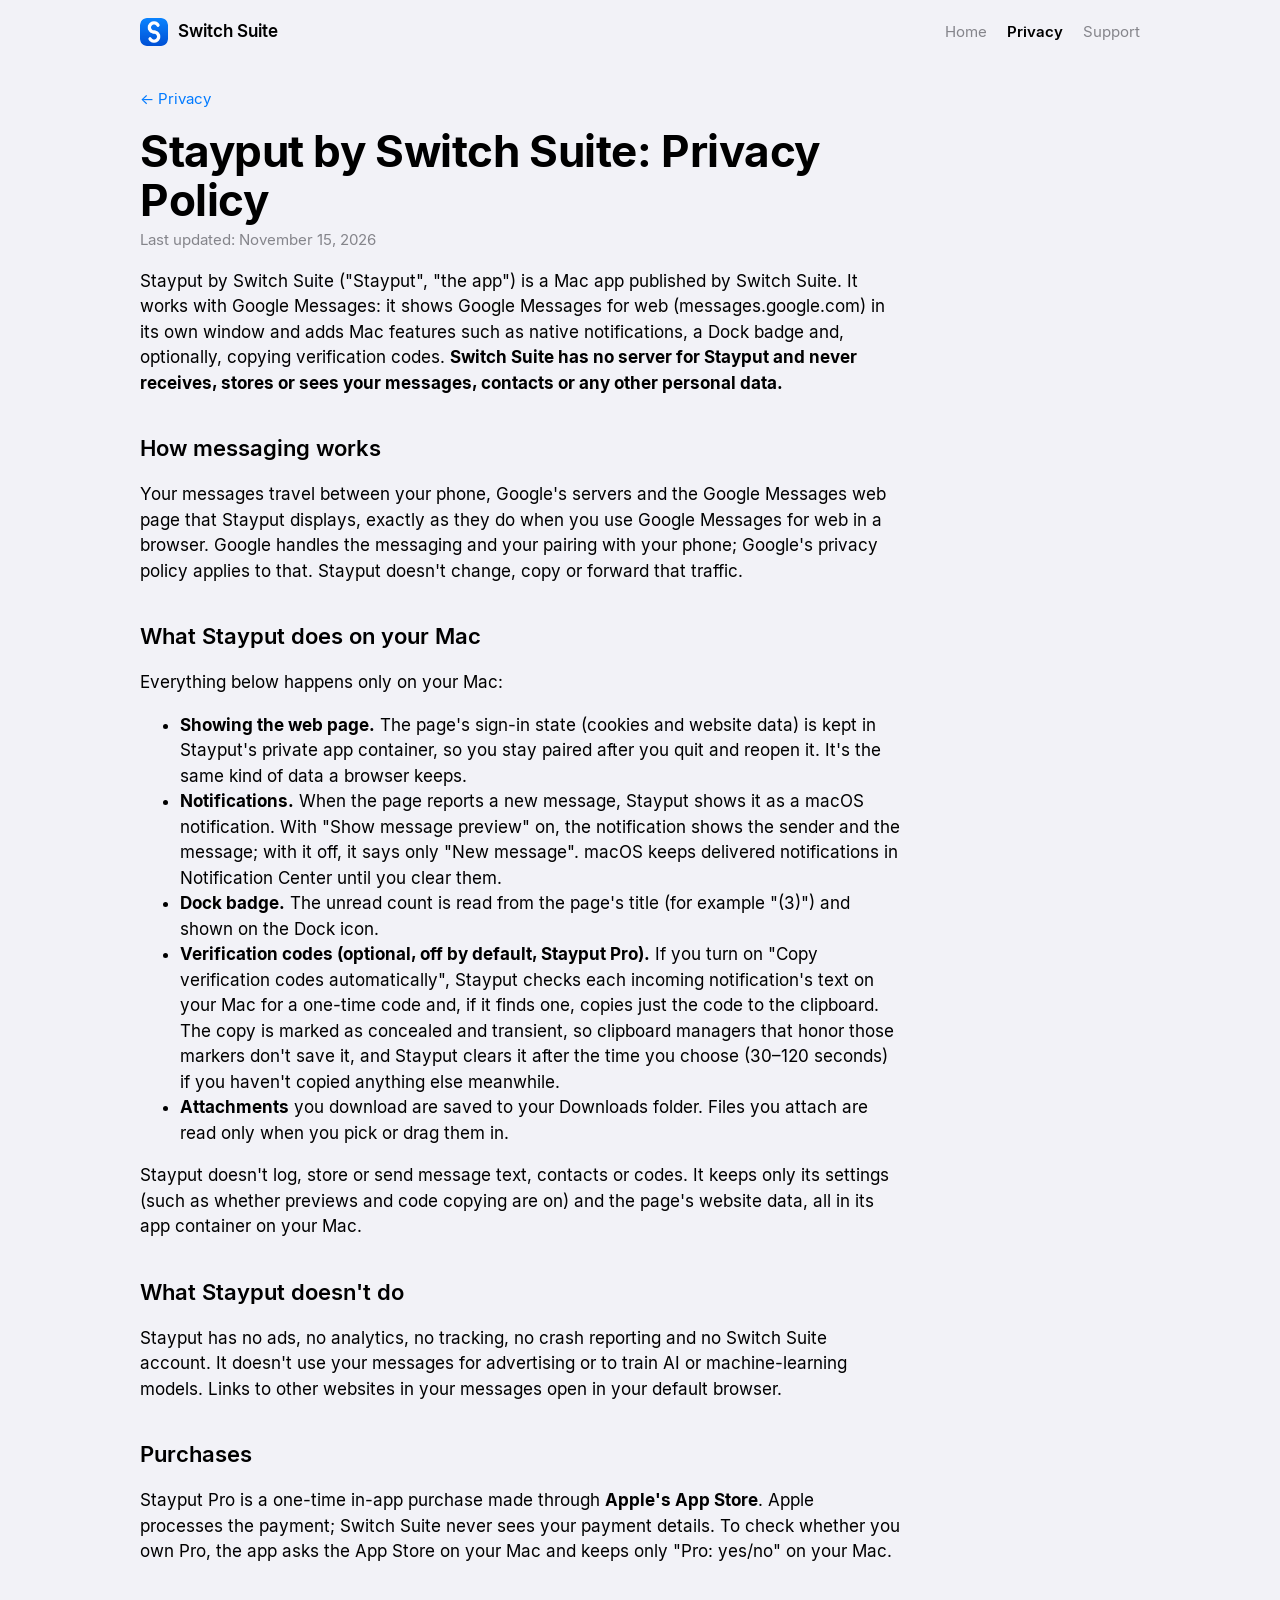
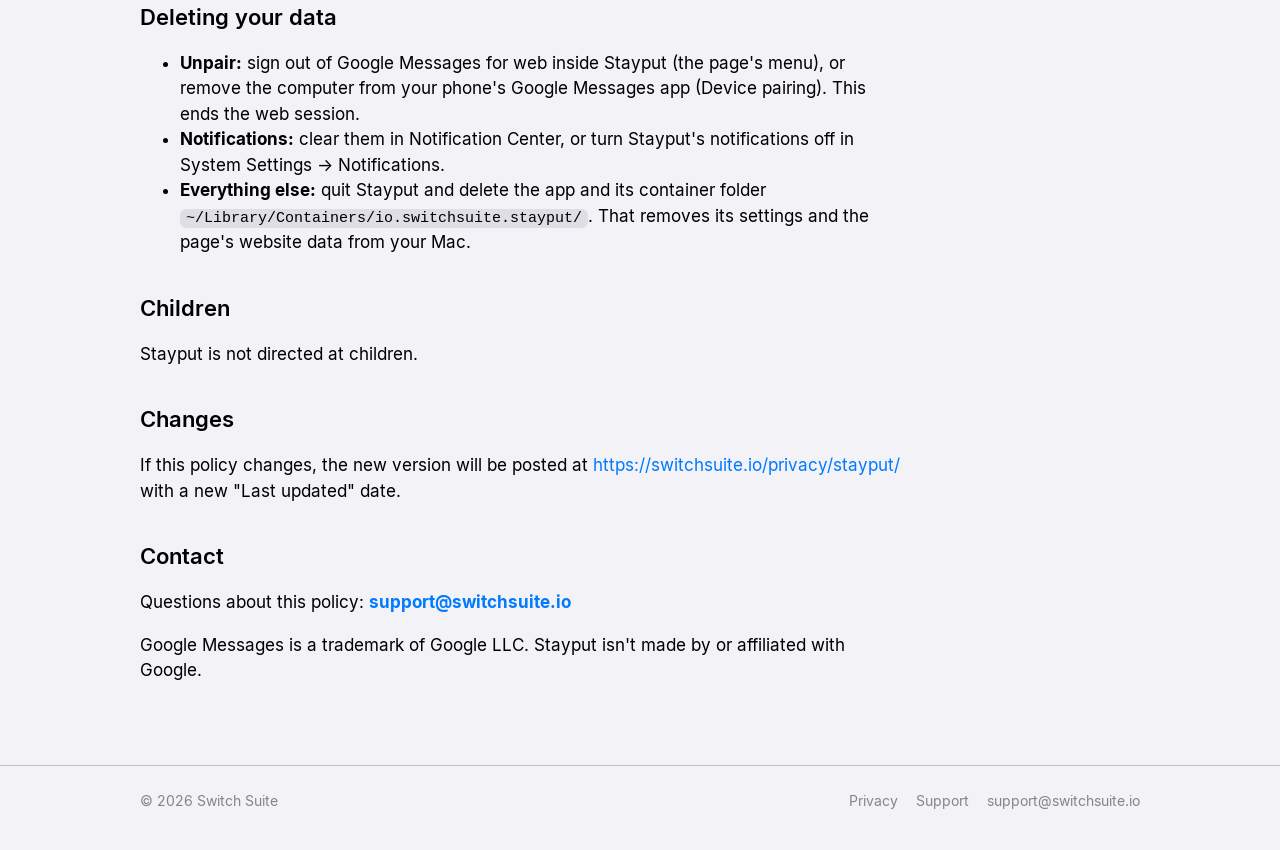
<file: privacy/stayput/index.html>
<!doctype html>
<html lang="en">
<head>
<meta charset="utf-8">
<meta name="viewport" content="width=device-width, initial-scale=1">
<title>Stayput Privacy Policy · Switch Suite</title>
<meta name="description" content="Privacy policy for Stayput by Switch Suite.">
<meta name="color-scheme" content="light dark">
<meta name="theme-color" content="#F2F2F7" media="(prefers-color-scheme: light)">
<meta name="theme-color" content="#000000" media="(prefers-color-scheme: dark)">
<link rel="icon" href="../../favicon.svg" type="image/svg+xml">
<link rel="icon" href="../../favicon-32.png" type="image/png" sizes="32x32">
<link rel="stylesheet" href="../../assets/style.css">
</head>
<body>
<header class="site-header">
  <div class="wrap">
    <a class="brand" href="../../"><img src="../../assets/icon-192.png" alt="" width="28" height="28">Switch Suite</a>
    <nav class="nav" aria-label="Main"><a href="../../">Home</a><a href="../../privacy/" aria-current="page">Privacy</a><a href="../../support/">Support</a></nav>
  </div>
</header>
<main class="wrap">
<article class="page">
<p class="meta"><a href="../">&larr; Privacy</a></p>
<h1>Stayput by Switch Suite: Privacy Policy</h1>
<p class="meta">Last updated: November 15, 2026</p>
<p>Stayput by Switch Suite ("Stayput", "the app") is a Mac app published by Switch Suite. It works with Google Messages: it shows Google Messages for web (messages.google.com) in its own window and adds Mac features such as native notifications, a Dock badge and, optionally, copying verification codes. <strong>Switch Suite has no server for Stayput and never receives, stores or sees your messages, contacts or any other personal data.</strong></p>
<h2>How messaging works</h2>
<p>Your messages travel between your phone, Google's servers and the Google Messages web page that Stayput displays, exactly as they do when you use Google Messages for web in a browser. Google handles the messaging and your pairing with your phone; Google's privacy policy applies to that. Stayput doesn't change, copy or forward that traffic.</p>
<h2>What Stayput does on your Mac</h2>
<p>Everything below happens only on your Mac:</p>
<ul>
  <li><strong>Showing the web page.</strong> The page's sign-in state (cookies and website data) is kept in Stayput's private app container, so you stay paired after you quit and reopen it. It's the same kind of data a browser keeps.</li>
  <li><strong>Notifications.</strong> When the page reports a new message, Stayput shows it as a macOS notification. With "Show message preview" on, the notification shows the sender and the message; with it off, it says only "New message". macOS keeps delivered notifications in Notification Center until you clear them.</li>
  <li><strong>Dock badge.</strong> The unread count is read from the page's title (for example "(3)") and shown on the Dock icon.</li>
  <li><strong>Verification codes (optional, off by default, Stayput Pro).</strong> If you turn on "Copy verification codes automatically", Stayput checks each incoming notification's text on your Mac for a one-time code and, if it finds one, copies just the code to the clipboard. The copy is marked as concealed and transient, so clipboard managers that honor those markers don't save it, and Stayput clears it after the time you choose (30–120 seconds) if you haven't copied anything else meanwhile.</li>
  <li><strong>Attachments</strong> you download are saved to your Downloads folder. Files you attach are read only when you pick or drag them in.</li>
</ul>
<p>Stayput doesn't log, store or send message text, contacts or codes. It keeps only its settings (such as whether previews and code copying are on) and the page's website data, all in its app container on your Mac.</p>
<h2>What Stayput doesn't do</h2>
<p>Stayput has no ads, no analytics, no tracking, no crash reporting and no Switch Suite account. It doesn't use your messages for advertising or to train AI or machine-learning models. Links to other websites in your messages open in your default browser.</p>
<h2>Purchases</h2>
<p>Stayput Pro is a one-time in-app purchase made through <strong>Apple's App Store</strong>. Apple processes the payment; Switch Suite never sees your payment details. To check whether you own Pro, the app asks the App Store on your Mac and keeps only "Pro: yes/no" on your Mac.</p>
<h2>Deleting your data</h2>
<ul>
  <li><strong>Unpair:</strong> sign out of Google Messages for web inside Stayput (the page's menu), or remove the computer from your phone's Google Messages app (Device pairing). This ends the web session.</li>
  <li><strong>Notifications:</strong> clear them in Notification Center, or turn Stayput's notifications off in System Settings → Notifications.</li>
  <li><strong>Everything else:</strong> quit Stayput and delete the app and its container folder <code>~/Library/Containers/io.switchsuite.stayput/</code>. That removes its settings and the page's website data from your Mac.</li>
</ul>
<h2>Children</h2>
<p>Stayput is not directed at children.</p>
<h2>Changes</h2>
<p>If this policy changes, the new version will be posted at <a href="https://switchsuite.io/privacy/stayput/">https://switchsuite.io/privacy/stayput/</a> with a new "Last updated" date.</p>
<h2>Contact</h2>
<p>Questions about this policy: <strong><a href="mailto:support@switchsuite.io">support@switchsuite.io</a></strong></p>
<p>Google Messages is a trademark of Google LLC. Stayput isn't made by or affiliated with Google.</p>
</article>
</main>
<footer class="site-footer">
  <div class="wrap">
    <span>&copy; 2026 Switch Suite</span>
    <nav aria-label="Footer"><a href="../../privacy/">Privacy</a><a href="../../support/">Support</a><a href="mailto:support@switchsuite.io">support@switchsuite.io</a></nav>
  </div>
</footer>
</body>
</html>
</file>
<file: assets/style.css>
/* Switch Suite site. Same tokens as the Android hub (ui/theme/Theme.kt). No external requests. */

@font-face {
  font-family: "Inter";
  src: url("fonts/Inter-Regular.ttf") format("truetype");
  font-weight: 400;
  font-style: normal;
  font-display: swap;
}
@font-face {
  font-family: "Inter";
  src: url("fonts/Inter-SemiBold.ttf") format("truetype");
  font-weight: 600;
  font-style: normal;
  font-display: swap;
}
@font-face {
  font-family: "Inter";
  src: url("fonts/Inter-Bold.ttf") format("truetype");
  font-weight: 700;
  font-style: normal;
  font-display: swap;
}

:root {
  color-scheme: light dark;
  --accent: #007AFF;
  --bg: #F2F2F7;
  --surface: #FFFFFF;
  --label: #000000;
  --secondary: rgba(60, 60, 67, 0.6);
  --separator: rgba(60, 60, 67, 0.29);
  --chip-bg: rgba(120, 120, 128, 0.16);
  --radius: 16px;
  --max: 1040px;
}

@media (prefers-color-scheme: dark) {
  :root {
    --accent: #0A84FF;
    --bg: #000000;
    --surface: #1C1C1E;
    --label: #FFFFFF;
    --secondary: rgba(235, 235, 245, 0.6);
    --separator: rgba(84, 84, 88, 0.65);
    --chip-bg: rgba(120, 120, 128, 0.32);
  }
}

* { box-sizing: border-box; }

html { -webkit-text-size-adjust: 100%; }

body {
  margin: 0;
  background: var(--bg);
  color: var(--label);
  font-family: "Inter", system-ui, "Segoe UI", Roboto, sans-serif;
  font-size: 17px;
  line-height: 1.5;
  -webkit-font-smoothing: antialiased;
}

a { color: var(--accent); text-decoration: none; }
a:hover { text-decoration: underline; }
a:focus-visible { outline: 2px solid var(--accent); outline-offset: 2px; border-radius: 4px; }

.wrap { max-width: var(--max); margin: 0 auto; padding: 0 20px; }

/* Header */
.site-header { padding: 18px 0; }
.site-header .wrap { display: flex; align-items: center; justify-content: space-between; gap: 16px; }
.brand { display: inline-flex; align-items: center; gap: 10px; color: var(--label); font-weight: 600; }
.brand:hover { text-decoration: none; }
.brand img { width: 28px; height: 28px; border-radius: 7px; }
.nav { display: flex; gap: 20px; font-size: 15px; }
.nav a { color: var(--secondary); }
.nav a[aria-current="page"] { color: var(--label); font-weight: 600; }

/* Hero */
.hero { padding: 48px 0 24px; }
.hero h1 {
  margin: 0;
  font-size: clamp(40px, 8vw, 64px);
  line-height: 1.08;
  font-weight: 700;
  letter-spacing: -0.02em;
}
.lede { margin: 14px 0 0; max-width: 640px; font-size: clamp(19px, 2.6vw, 22px); color: var(--secondary); }
.tagline { margin: 6px 0 0; font-size: 15px; color: var(--secondary); }

/* Module cards */
.section-title {
  margin: 40px 0 12px;
  font-size: 13px;
  font-weight: 600;
  letter-spacing: 0.06em;
  text-transform: uppercase;
  color: var(--secondary);
}
.grid { display: grid; gap: 16px; grid-template-columns: repeat(auto-fill, minmax(230px, 1fr)); }
.card {
  background: var(--surface);
  border-radius: var(--radius);
  padding: 20px;
  display: flex;
  flex-direction: column;
  gap: 10px;
}
.card .icon {
  width: 56px;
  height: 56px;
  border-radius: 13px;
  display: grid;
  place-items: center;
}
.card .icon svg { width: 30px; height: 30px; fill: #fff; }
.card h3 { margin: 4px 0 0; font-size: 19px; font-weight: 600; }
.card p { margin: 0; font-size: 15px; color: var(--secondary); flex: 1; }
.status {
  align-self: flex-start;
  margin-top: 6px;
  padding: 4px 10px;
  border-radius: 999px;
  background: var(--chip-bg);
  font-size: 13px;
  font-weight: 600;
  color: var(--secondary);
}

.icon-courier { background: linear-gradient(#5AC8FA, #007AFF); }
.icon-nightstand { background: linear-gradient(#5E5CE6, #1C1C3A); }
.icon-relay { background: linear-gradient(#FFCC00, #FF9500); }
.icon-couch { background: #D9622B; }
.icon-stayput { background: linear-gradient(#34C759, #248A3D); }

/* Text pages */
.page { padding: 24px 0 8px; max-width: 760px; }
.page h1 { margin: 16px 0 4px; font-size: clamp(32px, 6vw, 44px); line-height: 1.12; font-weight: 700; letter-spacing: -0.01em; }
.page h2 { margin: 36px 0 8px; font-size: 22px; font-weight: 600; }
.page h3 { margin: 24px 0 6px; font-size: 18px; font-weight: 600; }
.page p, .page li { color: var(--label); }
.page .meta { color: var(--secondary); font-size: 15px; margin: 0; }
.page code { font-size: 15px; background: var(--chip-bg); padding: 1px 6px; border-radius: 6px; }
.panel { background: var(--surface); border-radius: var(--radius); padding: 4px 20px; margin: 16px 0; }
.panel h3 { margin-top: 16px; }

.contact {
  display: inline-block;
  margin: 8px 0 0;
  padding: 12px 22px;
  border-radius: 999px;
  background: var(--accent);
  color: #fff;
  font-weight: 600;
}
.contact:hover { text-decoration: none; filter: brightness(1.08); }

.about { margin-top: 40px; max-width: 760px; }
.about p { color: var(--secondary); }

/* Footer */
.site-footer { margin-top: 56px; padding: 24px 0 40px; border-top: 0.5px solid var(--separator); font-size: 14px; color: var(--secondary); }
.site-footer .wrap { display: flex; flex-wrap: wrap; justify-content: space-between; gap: 12px; }
.site-footer nav { display: flex; gap: 18px; }
.site-footer a { color: var(--secondary); }

@media (max-width: 520px) {
  .nav { gap: 14px; }
  .hero { padding-top: 28px; }
}

.card .subtitle { margin: -4px 0 6px; font-weight: 600; color: var(--secondary); }
</file>
